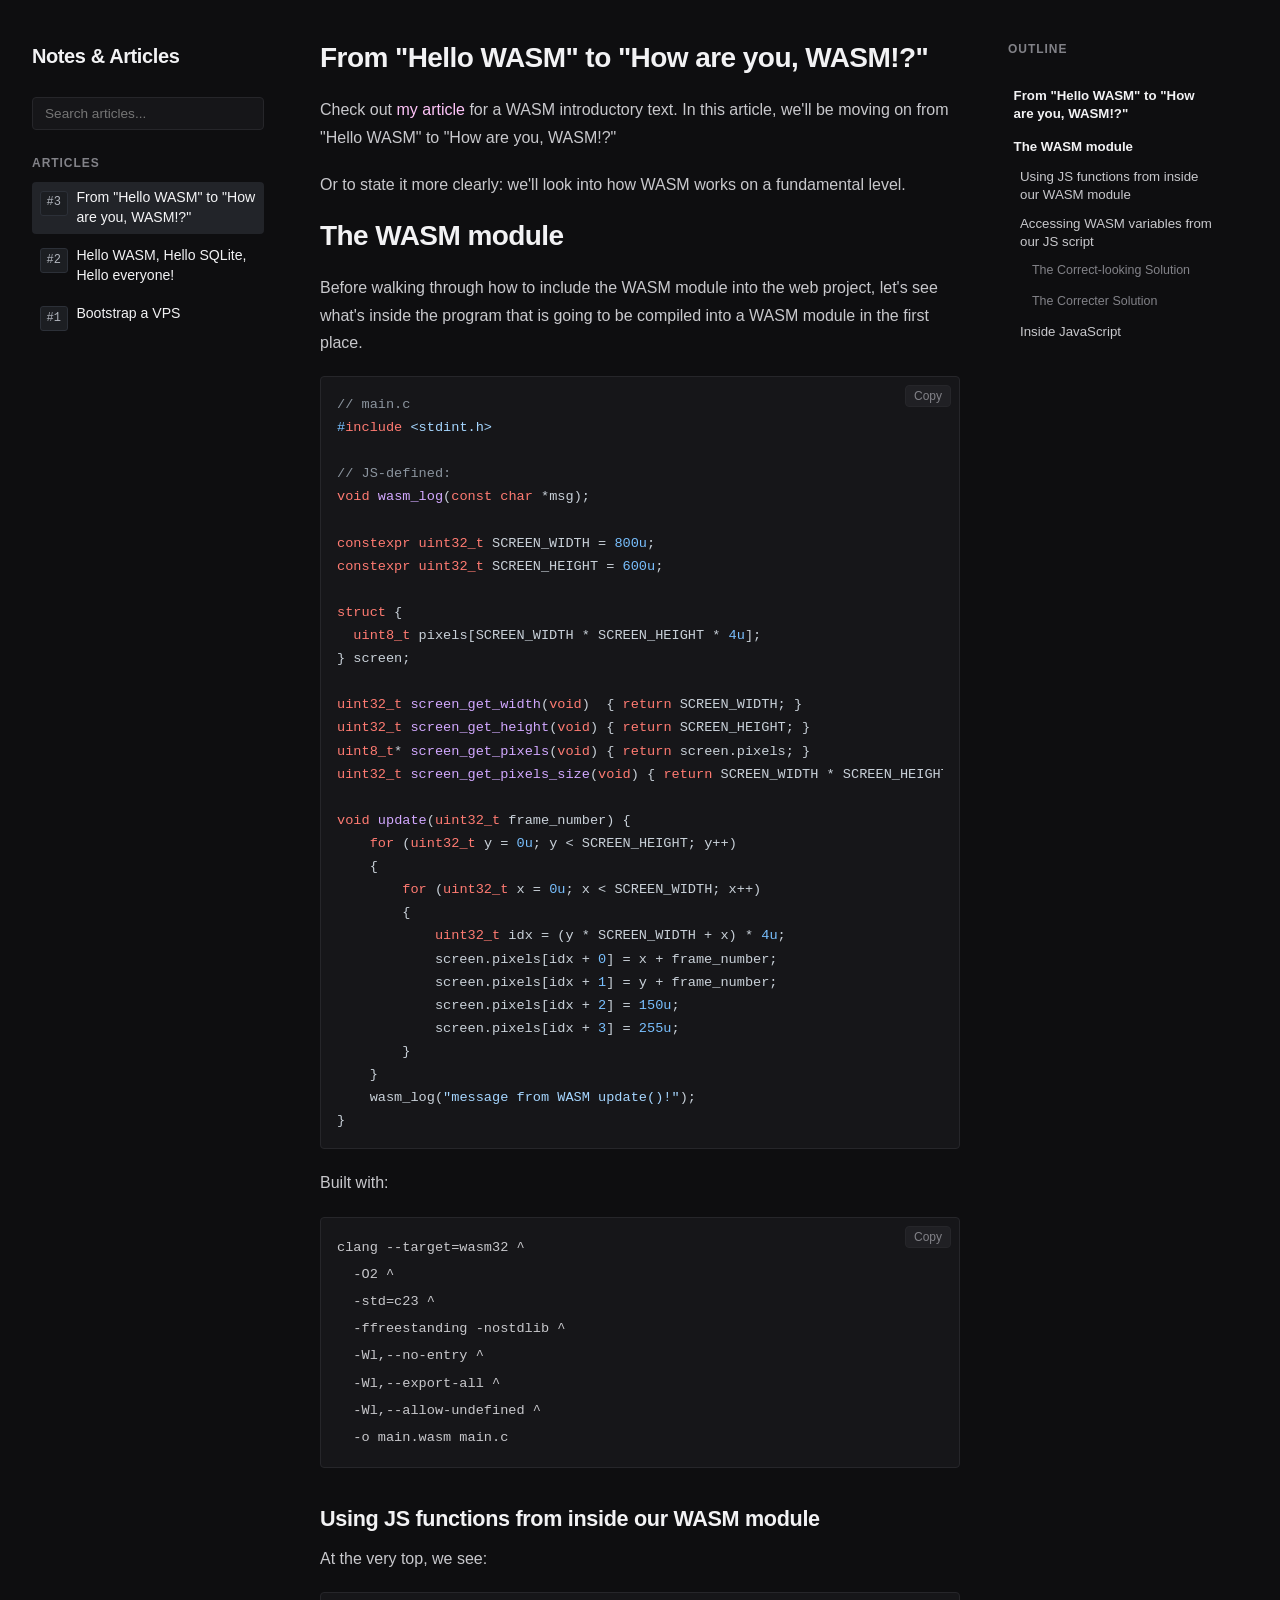
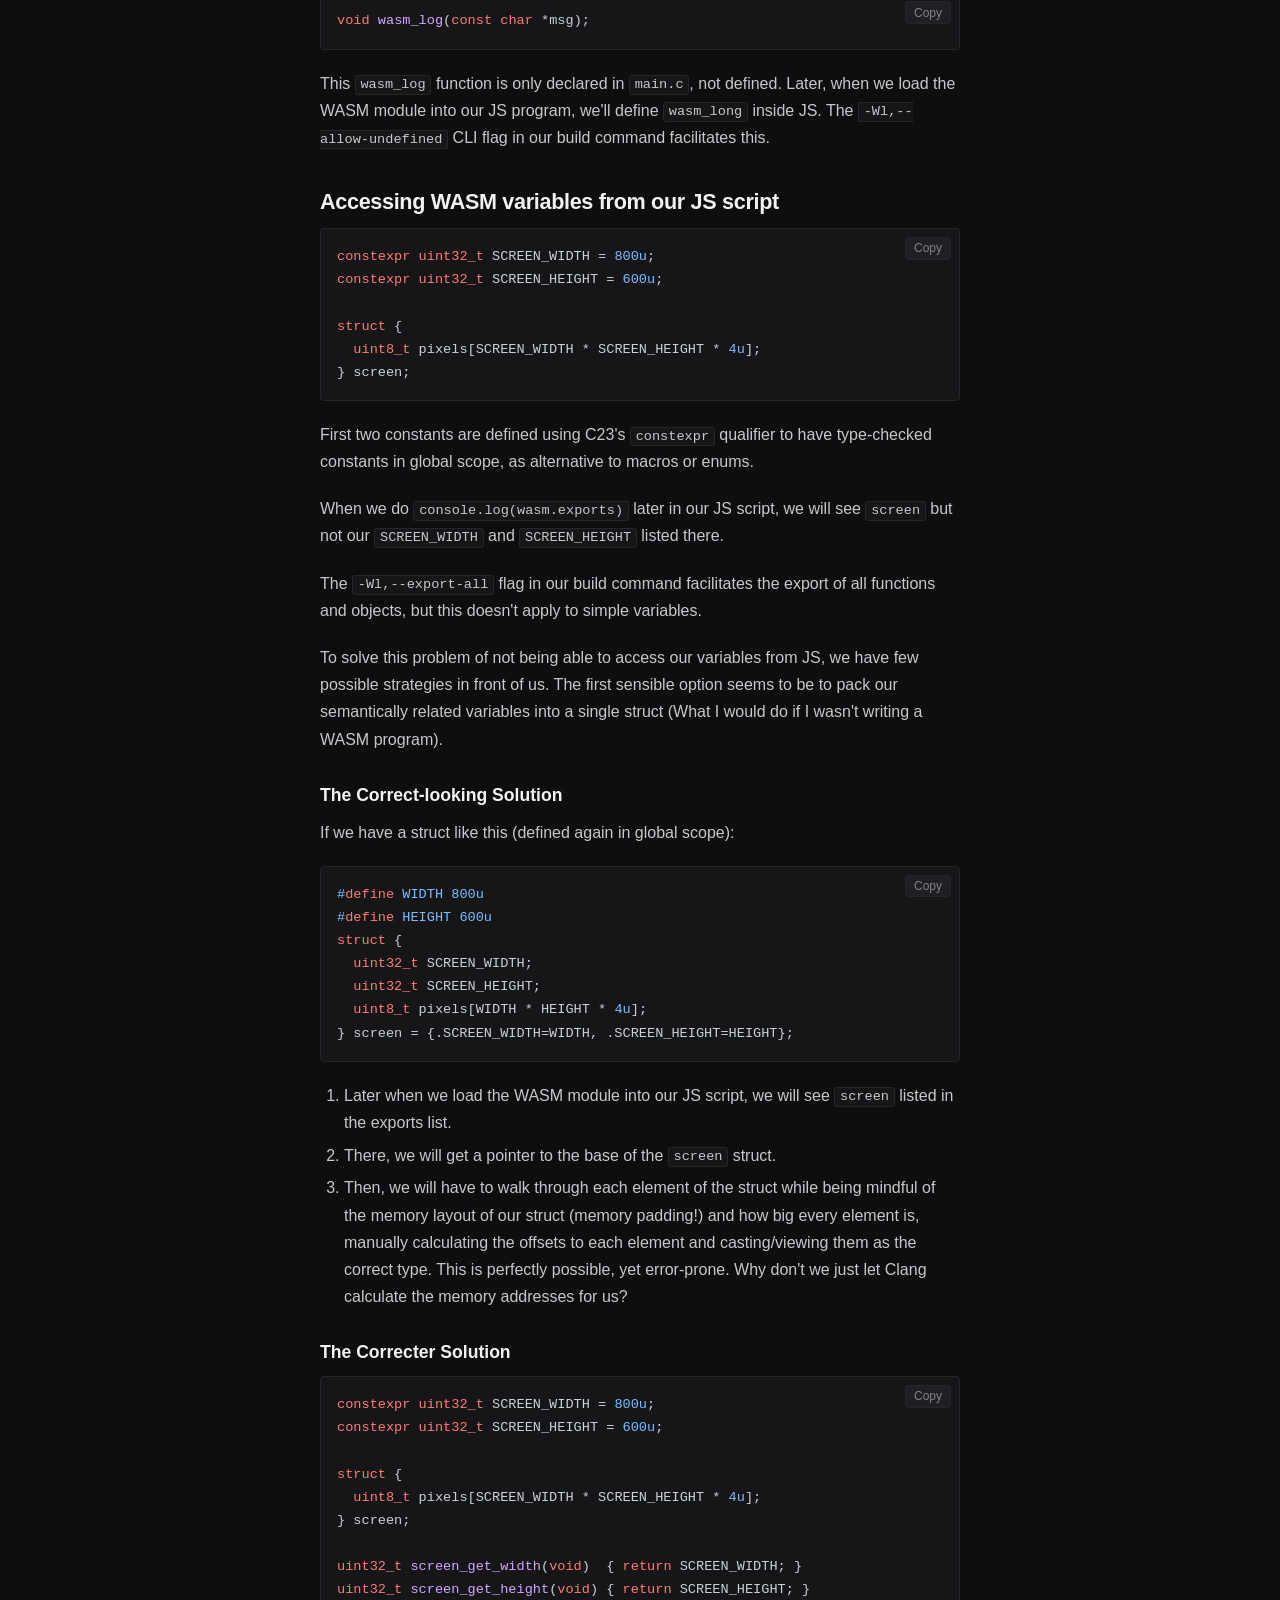
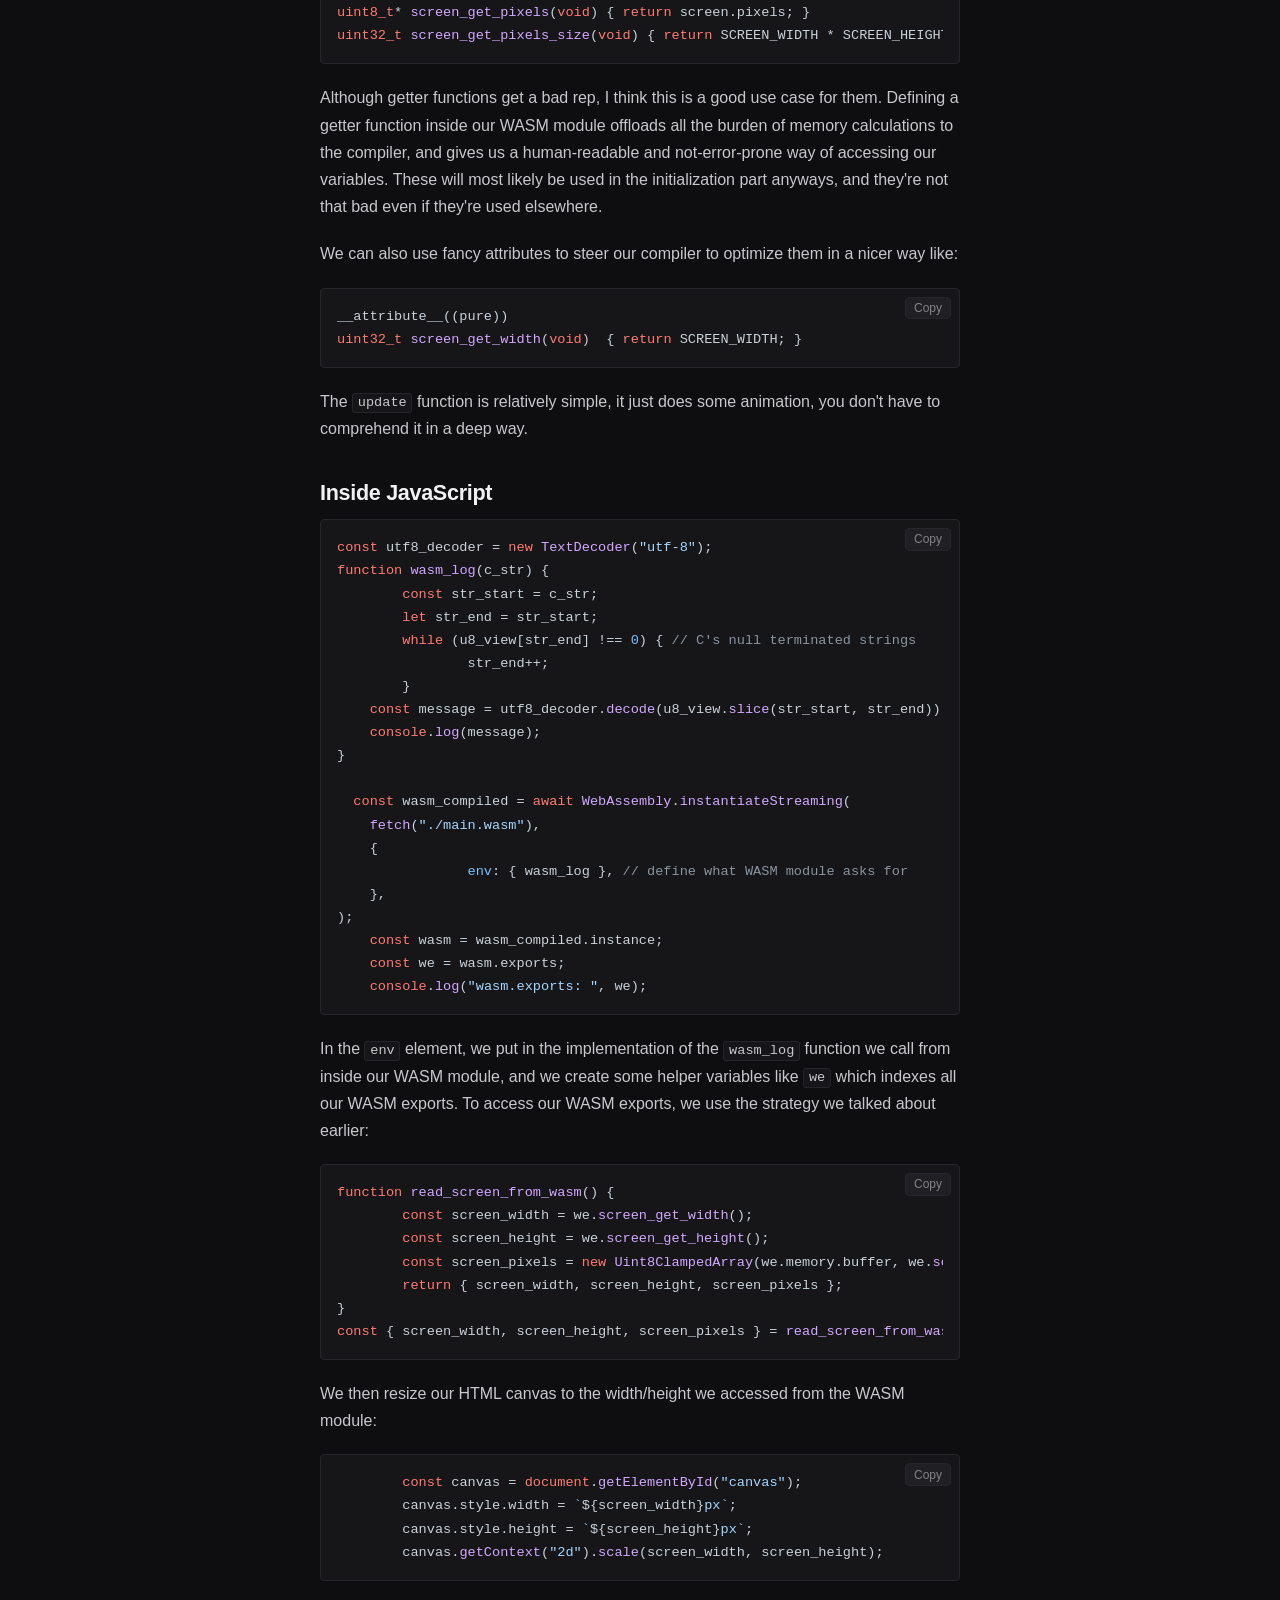
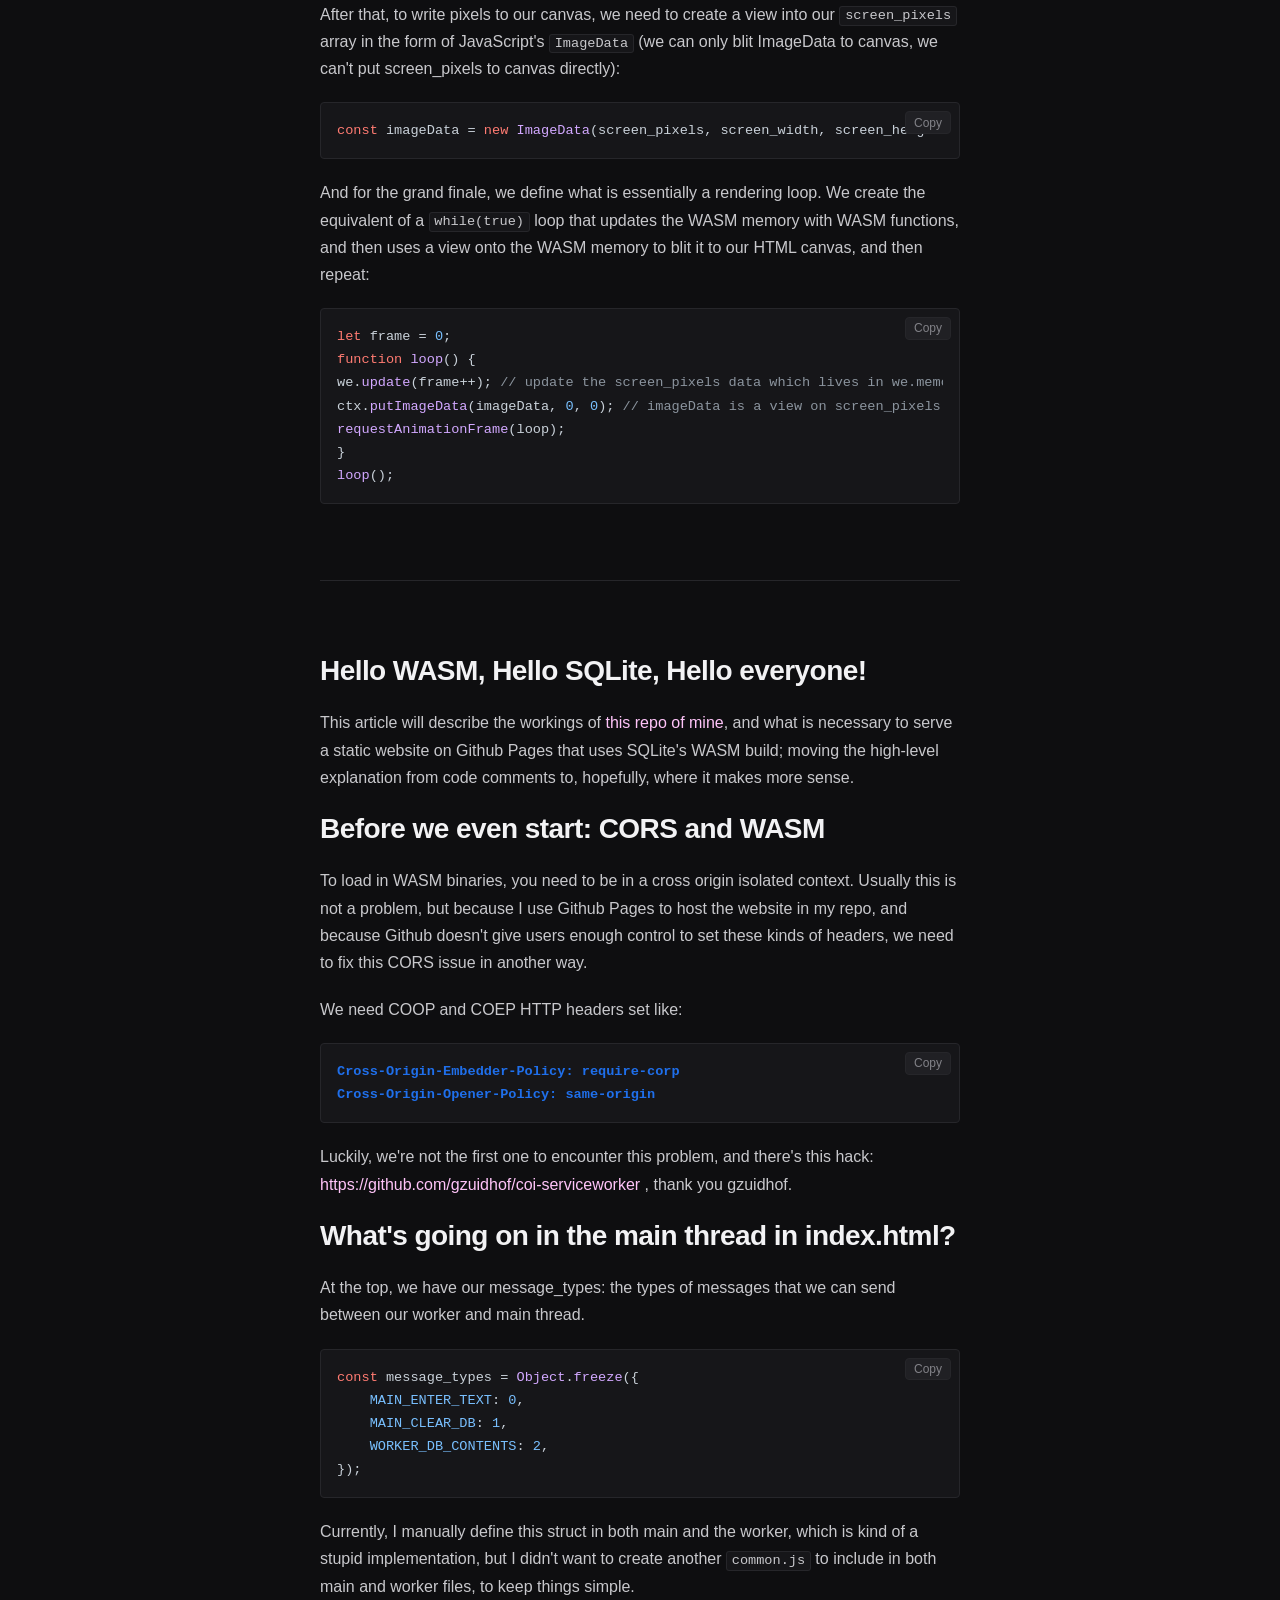
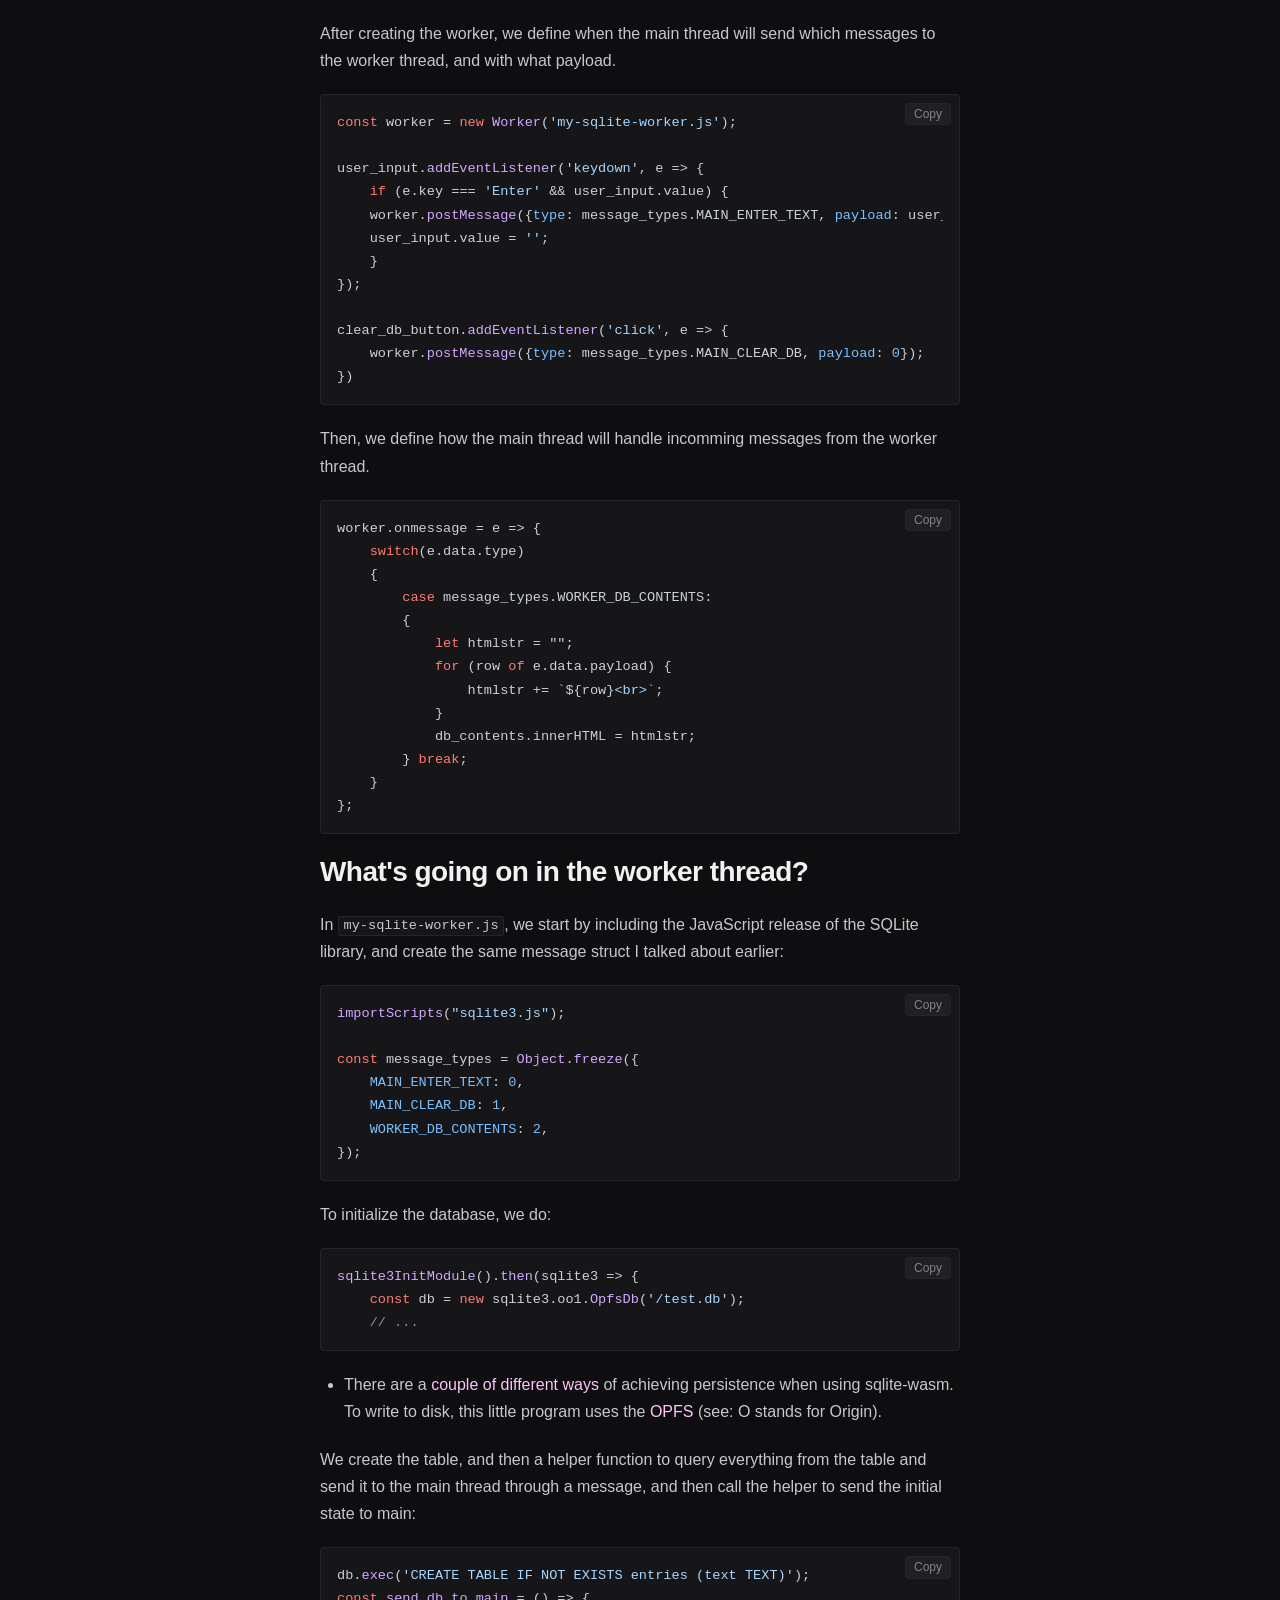
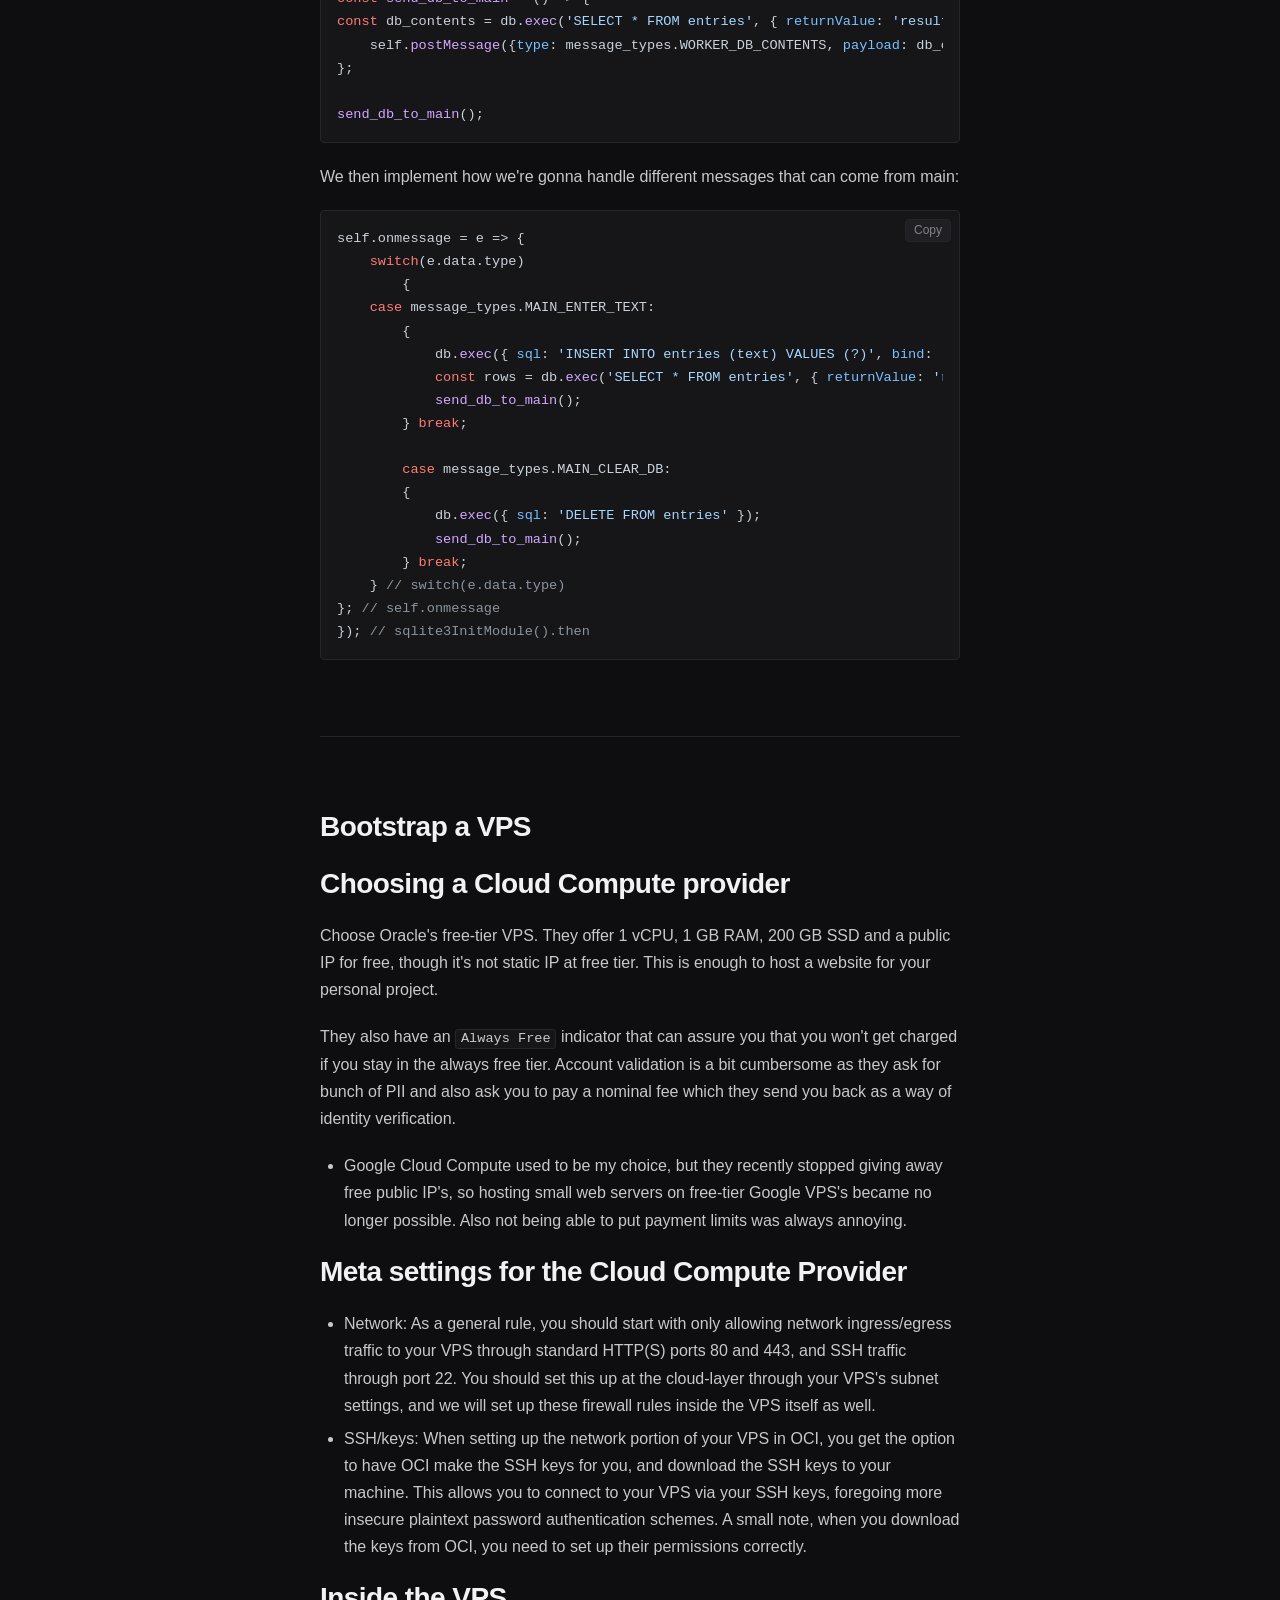
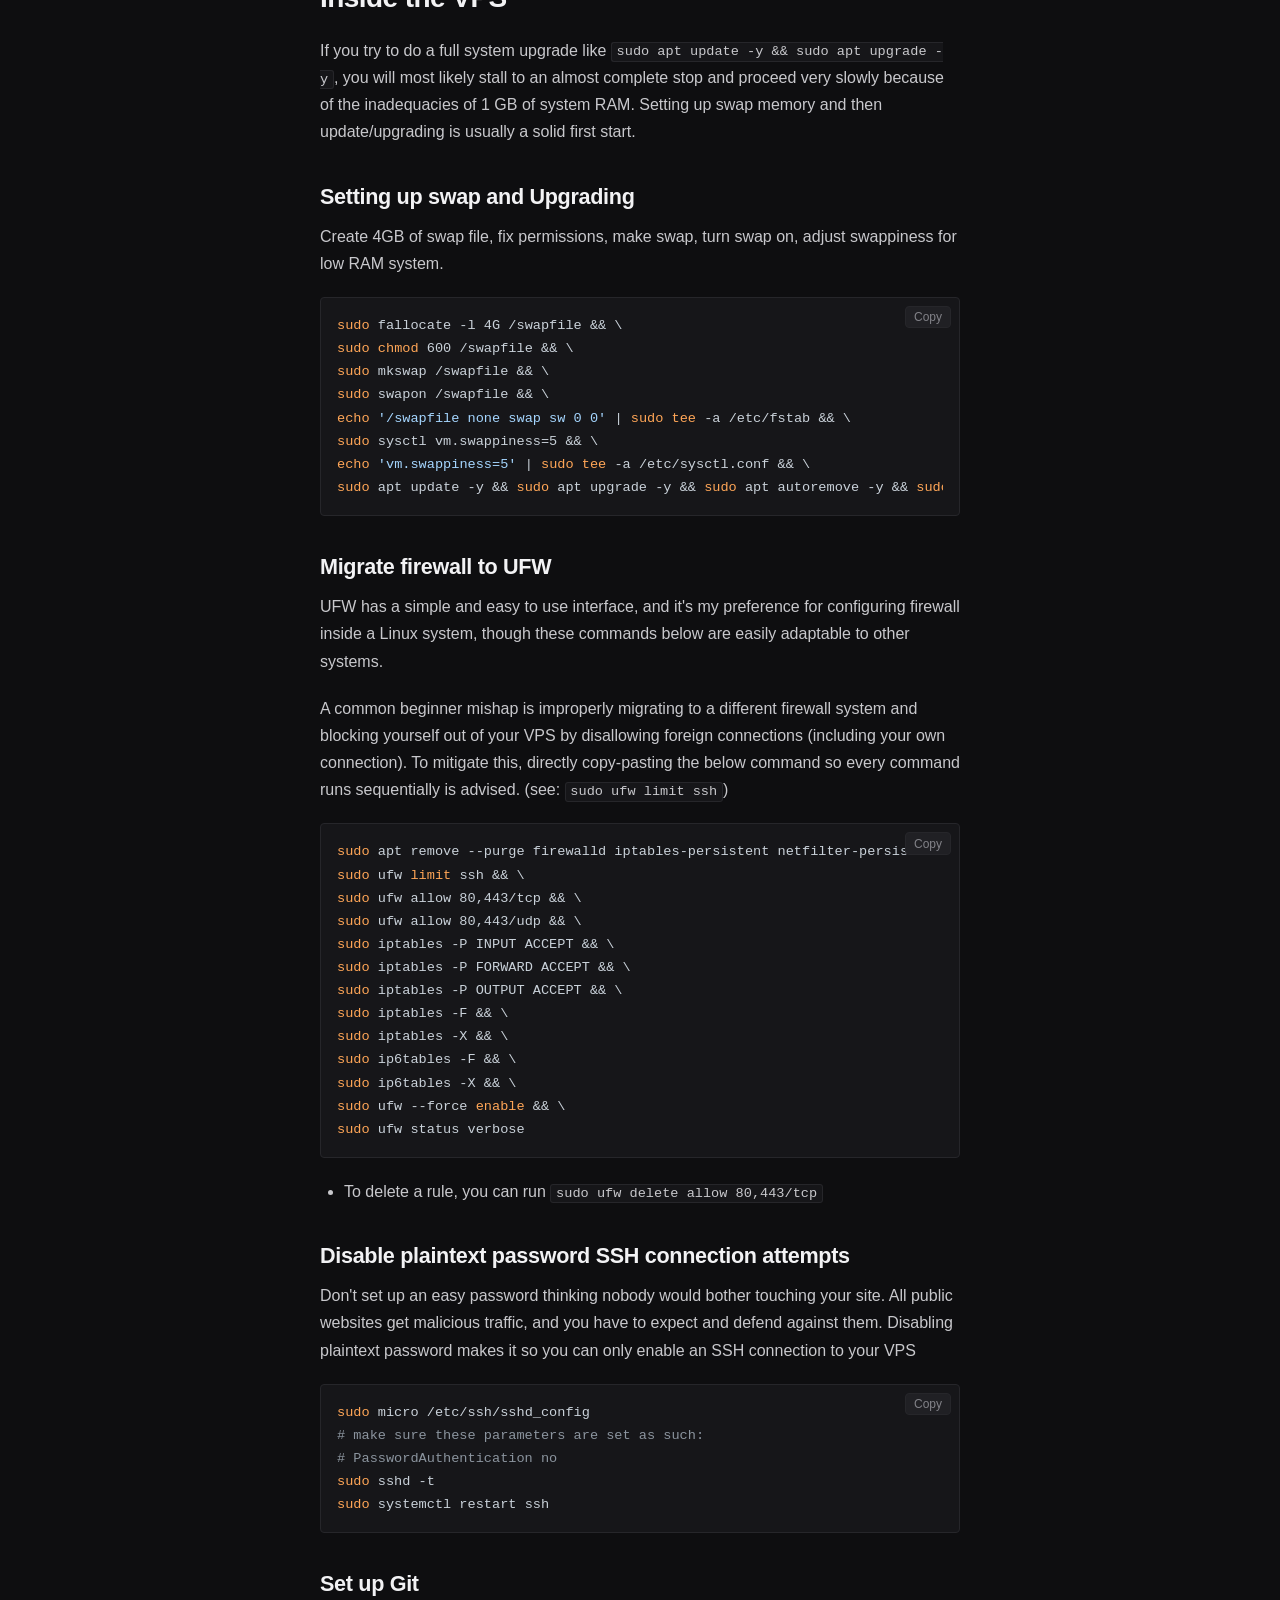
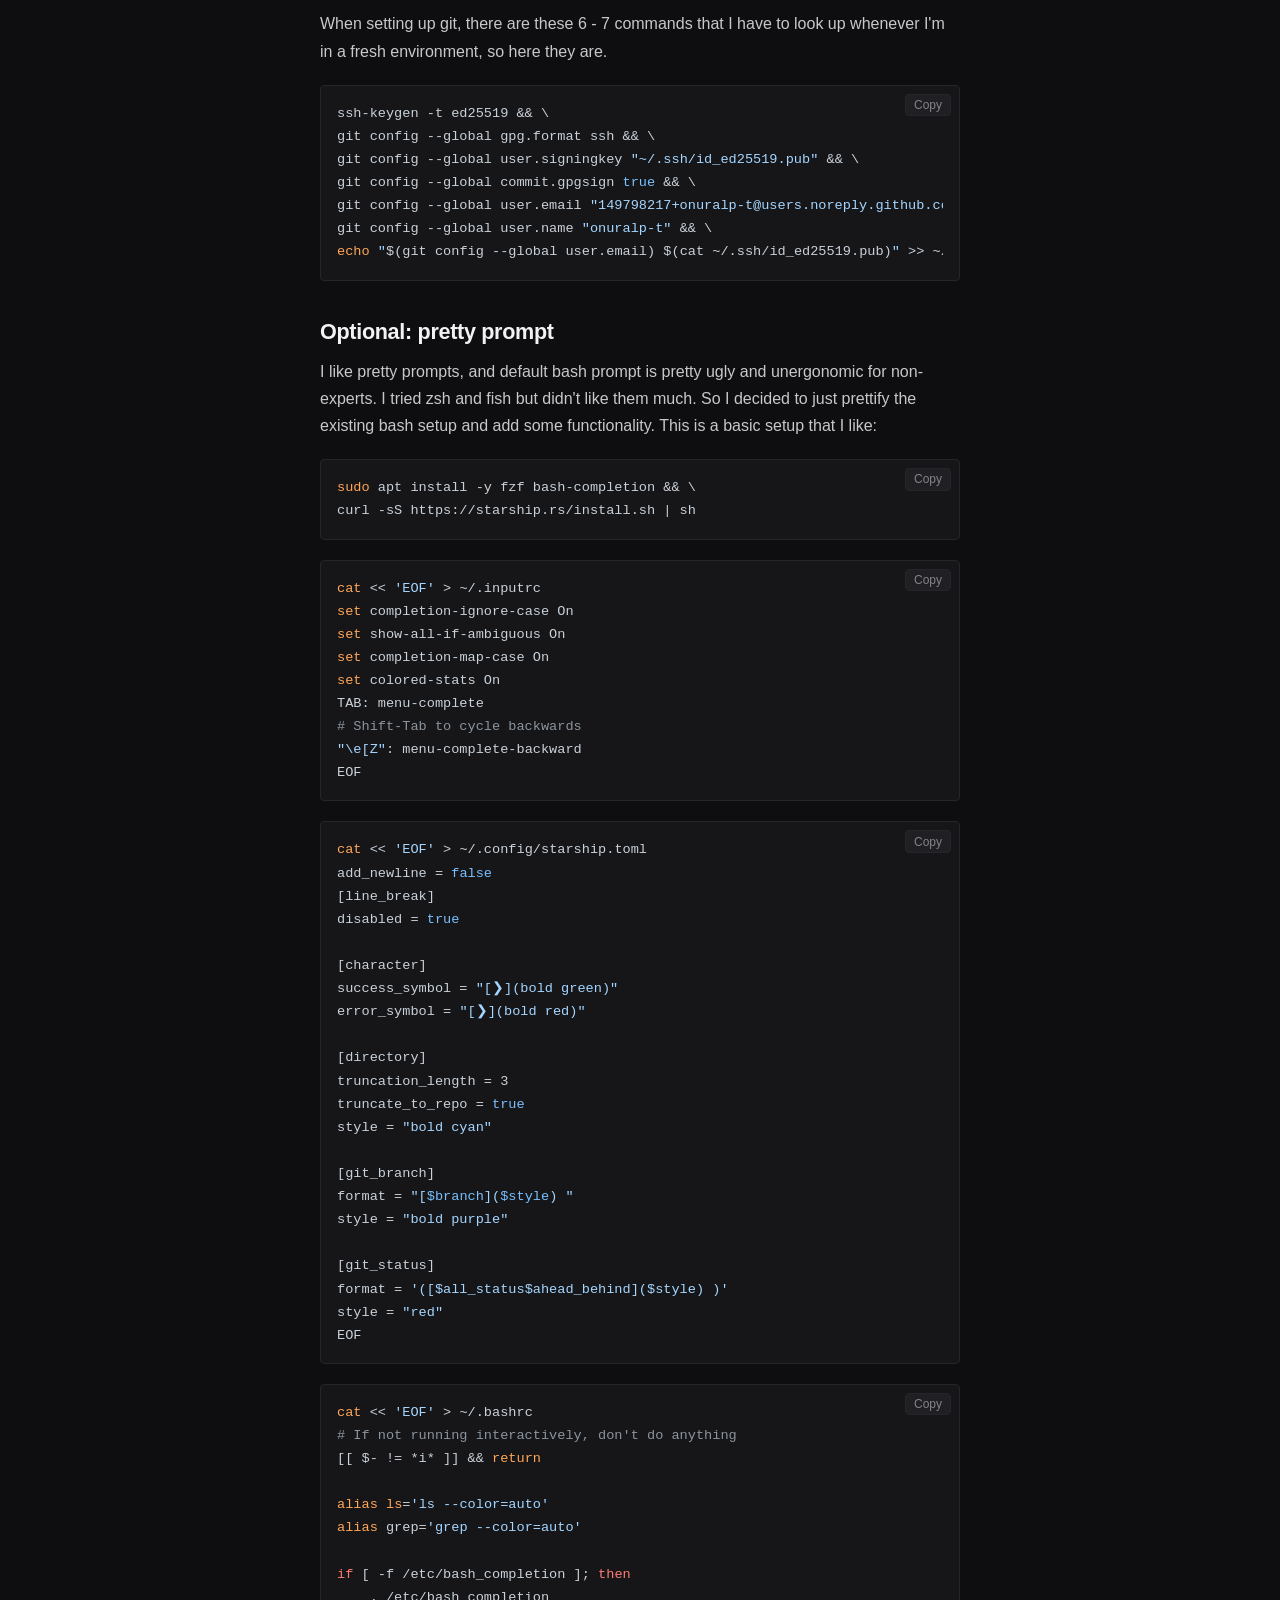
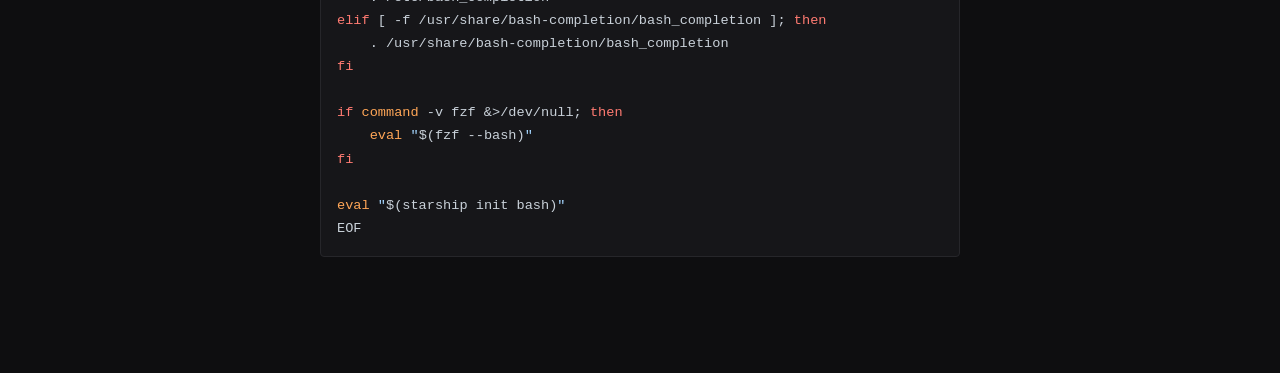
<file: index.html>
<!DOCTYPE html>
<html lang="en">
<head>
  <meta charset="UTF-8">
  <meta name="viewport" content="width=device-width, initial-scale=1.0">
  <link rel="icon" type="image/x-icon" href="./assets/favicon.ico">
  <title>Notes &amp; Articles</title>
  <link rel="stylesheet" href="assets/style.css">
  <link rel="stylesheet" href="assets/highlight-dark.min.css">
  <script src="assets/highlight.min.js"></script>
</head>
<body id="top">
  <div class="layout-container">
    <aside class="sidebar-articles">
      <header>
        <h1 class="site-title">Notes &amp; Articles</h1>
      </header>

      <div>
        <input type="search" id="article-filter" class="filter-input"
               placeholder="Search articles..."
               autocomplete="off"
               oninput="handleSearch(this.value)">
      </div>

      <nav aria-label="Articles">
        <div class="sidebar-heading">Articles</div>
        <ul class="article-list" id="articles-nav">
          <li class="article-list-item active" id="nav-art-3" data-order="3" data-title="From "Hello WASM" to "How are you, WASM!?"">
            <span class="order-badge">#3</span>
            <a class="article-list-link" href="#article-3-how-are-you-wasm" onclick="selectArticle(3)">From "Hello WASM" to "How are you, WASM!?"</a>
          </li>
          <li class="article-list-item" id="nav-art-2" data-order="2" data-title="Hello WASM, Hello SQLite, Hello everyone!">
            <span class="order-badge">#2</span>
            <a class="article-list-link" href="#article-2-hello-wasm" onclick="selectArticle(2)">Hello WASM, Hello SQLite, Hello everyone!</a>
          </li>
          <li class="article-list-item" id="nav-art-1" data-order="1" data-title="Bootstrap a VPS">
            <span class="order-badge">#1</span>
            <a class="article-list-link" href="#article-1-bootstrap-a-vps" onclick="selectArticle(1)">Bootstrap a VPS</a>
          </li>
        </ul>
      </nav>
    </aside>

    <main class="main-stream" id="articles-stream">
      <article class="article-card" id="article-3-how-are-you-wasm" data-order="3" data-title="From "Hello WASM" to "How are you, WASM!?"">
        <div class="article-body">
<h1 id="art-3-from-hello-wasm-to-how-are-you-wasm" class="article-heading"><a class="heading-anchor" href="#art-3-from-hello-wasm-to-how-are-you-wasm" title="Copy link to section" onclick="copyHeadingUrl(event, 'art-3-from-hello-wasm-to-how-are-you-wasm')">&sect;</a>From "Hello WASM" to "How are you, WASM!?"</h1>
<p>Check out <a href="https://onuralp-t.github.io/#article-2-hello-wasm">my article</a> for a WASM introductory text. In this article, we'll be moving on from "Hello WASM" to "How are you, WASM!?"</p>
<p>Or to state it more clearly: we'll look into how WASM works on a fundamental level.</p>
<h1 id="art-3-the-wasm-module" class="article-heading"><a class="heading-anchor" href="#art-3-the-wasm-module" title="Copy link to section" onclick="copyHeadingUrl(event, 'art-3-the-wasm-module')">&sect;</a>The WASM module</h1>
<p>Before walking through how to include the WASM module into the web project, let's see what's inside the program that is going to be compiled into a WASM module in the first place.</p>
<pre><code class="language-c">// main.c
#include &lt;stdint.h&gt;

// JS-defined:
void wasm_log(const char *msg);

constexpr uint32_t SCREEN_WIDTH = 800u;
constexpr uint32_t SCREEN_HEIGHT = 600u;

struct {
  uint8_t pixels[SCREEN_WIDTH * SCREEN_HEIGHT * 4u];
} screen;

uint32_t screen_get_width(void)  { return SCREEN_WIDTH; }
uint32_t screen_get_height(void) { return SCREEN_HEIGHT; }
uint8_t* screen_get_pixels(void) { return screen.pixels; }
uint32_t screen_get_pixels_size(void) { return SCREEN_WIDTH * SCREEN_HEIGHT * 4u; }

void update(uint32_t frame_number) {
    for (uint32_t y = 0u; y &lt; SCREEN_HEIGHT; y++)
    {
        for (uint32_t x = 0u; x &lt; SCREEN_WIDTH; x++)
        {
            uint32_t idx = (y * SCREEN_WIDTH + x) * 4u;
            screen.pixels[idx + 0] = x + frame_number;
            screen.pixels[idx + 1] = y + frame_number;
            screen.pixels[idx + 2] = 150u;
            screen.pixels[idx + 3] = 255u;
        }
    }
    wasm_log("message from WASM update()!");
}
</code></pre>
<p>Built with:</p>
<pre><code class="language-bat">clang --target=wasm32 ^
  -O2 ^
  -std=c23 ^
  -ffreestanding -nostdlib ^
  -Wl,--no-entry ^
  -Wl,--export-all ^
  -Wl,--allow-undefined ^
  -o main.wasm main.c
</code></pre>
<h2 id="art-3-using-js-functions-from-inside-our-wasm-module" class="article-heading"><a class="heading-anchor" href="#art-3-using-js-functions-from-inside-our-wasm-module" title="Copy link to section" onclick="copyHeadingUrl(event, 'art-3-using-js-functions-from-inside-our-wasm-module')">&sect;</a>Using JS functions from inside our WASM module</h2>
<p>At the very top, we see:</p>
<pre><code class="language-c">void wasm_log(const char *msg);
</code></pre>
<p>This <code>wasm_log</code> function is only declared in <code>main.c</code>, not defined. Later, when we load the WASM module into our JS program, we'll define <code>wasm_long</code> inside JS. The <code>-Wl,--allow-undefined</code> CLI flag in our build command facilitates this.</p>
<h2 id="art-3-accessing-wasm-variables-from-our-js-script" class="article-heading"><a class="heading-anchor" href="#art-3-accessing-wasm-variables-from-our-js-script" title="Copy link to section" onclick="copyHeadingUrl(event, 'art-3-accessing-wasm-variables-from-our-js-script')">&sect;</a>Accessing WASM variables from our JS script</h2>
<pre><code class="language-c">constexpr uint32_t SCREEN_WIDTH = 800u;
constexpr uint32_t SCREEN_HEIGHT = 600u;

struct {
  uint8_t pixels[SCREEN_WIDTH * SCREEN_HEIGHT * 4u];
} screen;
</code></pre>
<p>First two constants are defined using C23's <code>constexpr</code> qualifier to have type-checked constants in global scope, as alternative to macros or enums.</p>
<p>When we do <code>console.log(wasm.exports)</code> later in our JS script, we will see <code>screen</code> but not our <code>SCREEN_WIDTH</code> and <code>SCREEN_HEIGHT</code> listed there.</p>
<p>The <code>-Wl,--export-all</code> flag in our build command facilitates the export of all functions and objects, but this doesn't apply to simple variables.</p>
<p>To solve this problem of not being able to access our variables from JS, we have few possible strategies in front of us. The first sensible option seems to be to pack our semantically related variables into a single struct (What I would do if I wasn't writing a WASM program).</p>
<h3 id="art-3-the-correct-looking-solution" class="article-heading"><a class="heading-anchor" href="#art-3-the-correct-looking-solution" title="Copy link to section" onclick="copyHeadingUrl(event, 'art-3-the-correct-looking-solution')">&sect;</a>The Correct-looking Solution</h3>
<p>If we have a struct like this (defined again in global scope):</p>
<pre><code class="language-c">#define WIDTH 800u
#define HEIGHT 600u
struct {
  uint32_t SCREEN_WIDTH;
  uint32_t SCREEN_HEIGHT;
  uint8_t pixels[WIDTH * HEIGHT * 4u];
} screen = {.SCREEN_WIDTH=WIDTH, .SCREEN_HEIGHT=HEIGHT};
</code></pre>
<ol>
<li>Later when we load the WASM module into our JS script, we will see <code>screen</code> listed in the exports list.</li>
<li>There, we will get a pointer to the base of the <code>screen</code> struct.</li>
<li>Then, we will have to walk through each element of the struct while being mindful of the memory layout of our struct (memory padding!) and how big every element is, manually calculating the offsets to each element and casting/viewing them as the correct type.
This is perfectly possible, yet error-prone. Why don't we just let Clang calculate the memory addresses for us?</li>
</ol>
<h3 id="art-3-the-correcter-solution" class="article-heading"><a class="heading-anchor" href="#art-3-the-correcter-solution" title="Copy link to section" onclick="copyHeadingUrl(event, 'art-3-the-correcter-solution')">&sect;</a>The Correcter Solution</h3>
<pre><code class="language-c">constexpr uint32_t SCREEN_WIDTH = 800u;
constexpr uint32_t SCREEN_HEIGHT = 600u;

struct {
  uint8_t pixels[SCREEN_WIDTH * SCREEN_HEIGHT * 4u];
} screen;

uint32_t screen_get_width(void)  { return SCREEN_WIDTH; }
uint32_t screen_get_height(void) { return SCREEN_HEIGHT; }
uint8_t* screen_get_pixels(void) { return screen.pixels; }
uint32_t screen_get_pixels_size(void) { return SCREEN_WIDTH * SCREEN_HEIGHT * 4u; }
</code></pre>
<p>Although getter functions get a bad rep, I think this is a good use case for them. Defining a getter function inside our WASM module offloads all the burden of memory calculations to the compiler, and gives us a human-readable and not-error-prone way of accessing our variables. These will most likely be used in the initialization part anyways, and they're not that bad even if they're used elsewhere.</p>
<p>We can also use fancy attributes to steer our compiler to optimize them in a nicer way like:</p>
<pre><code class="language-c">__attribute__((pure))
uint32_t screen_get_width(void)  { return SCREEN_WIDTH; }
</code></pre>
<p>The <code>update</code> function is relatively simple, it just does some animation, you don't have to comprehend it in a deep way.</p>
<h2 id="art-3-inside-javascript" class="article-heading"><a class="heading-anchor" href="#art-3-inside-javascript" title="Copy link to section" onclick="copyHeadingUrl(event, 'art-3-inside-javascript')">&sect;</a>Inside JavaScript</h2>
<pre><code class="language-js">const utf8_decoder = new TextDecoder("utf-8");
function wasm_log(c_str) {
	const str_start = c_str;
	let str_end = str_start;
	while (u8_view[str_end] !== 0) { // C's null terminated strings
		str_end++;
	}
    const message = utf8_decoder.decode(u8_view.slice(str_start, str_end));
    console.log(message);
}
  
  const wasm_compiled = await WebAssembly.instantiateStreaming(
    fetch("./main.wasm"),
    {
		env: { wasm_log }, // define what WASM module asks for
    },
);
    const wasm = wasm_compiled.instance;
    const we = wasm.exports;
    console.log("wasm.exports: ", we);
</code></pre>
<p>In the <code>env</code> element, we put in the implementation of the <code>wasm_log</code> function we call from inside our WASM module, and we create some helper variables like <code>we</code> which indexes all our WASM exports. To access our WASM exports, we use the strategy we talked about earlier:</p>
<pre><code class="language-js">function read_screen_from_wasm() {
	const screen_width = we.screen_get_width();
	const screen_height = we.screen_get_height();
	const screen_pixels = new Uint8ClampedArray(we.memory.buffer, we.screen_get_pixels(), screen_width * screen_height * 4);
	return { screen_width, screen_height, screen_pixels };
}
const { screen_width, screen_height, screen_pixels } = read_screen_from_wasm(we.screen);
</code></pre>
<p>We then resize our HTML canvas to the width/height we accessed from the WASM module:</p>
<pre><code class="language-js">	const canvas = document.getElementById("canvas");
	canvas.style.width = `${screen_width}px`;
	canvas.style.height = `${screen_height}px`;
	canvas.getContext("2d").scale(screen_width, screen_height);
</code></pre>
<p>After that, to write pixels to our canvas, we need to create a view into our <code>screen_pixels</code> array in the form of JavaScript's <code>ImageData</code> (we can only blit ImageData to canvas, we can't put screen_pixels to canvas directly):</p>
<pre><code class="language-js">const imageData = new ImageData(screen_pixels, screen_width, screen_height);
</code></pre>
<p>And for the grand finale, we define what is essentially a rendering loop. We create the equivalent of a <code>while(true)</code> loop that updates the WASM memory with WASM functions, and then uses a view onto the WASM memory to blit it to our HTML canvas, and then repeat:</p>
<pre><code class="language-js">let frame = 0;
function loop() {
we.update(frame++); // update the screen_pixels data which lives in we.memory.buffer
ctx.putImageData(imageData, 0, 0); // imageData is a view on screen_pixels which is in we.memory.buffer
requestAnimationFrame(loop);
}
loop();
</code></pre>

        </div>
      </article>

      <article class="article-card" id="article-2-hello-wasm" data-order="2" data-title="Hello WASM, Hello SQLite, Hello everyone!">
        <div class="article-body">
<h1 id="art-2-hello-wasm-hello-sqlite-hello-everyone" class="article-heading"><a class="heading-anchor" href="#art-2-hello-wasm-hello-sqlite-hello-everyone" title="Copy link to section" onclick="copyHeadingUrl(event, 'art-2-hello-wasm-hello-sqlite-hello-everyone')">&sect;</a>Hello WASM, Hello SQLite, Hello everyone!</h1>
<p>This article will describe the workings of <a href="https://github.com/onuralp-t/hello-sqlite-wasm">this repo of mine</a>, and what is necessary to serve a static website on Github Pages that uses SQLite's WASM build; moving the high-level explanation from code comments to, hopefully, where it makes more sense.</p>
<h1 id="art-2-before-we-even-start-cors-and-wasm" class="article-heading"><a class="heading-anchor" href="#art-2-before-we-even-start-cors-and-wasm" title="Copy link to section" onclick="copyHeadingUrl(event, 'art-2-before-we-even-start-cors-and-wasm')">&sect;</a>Before we even start: CORS and WASM</h1>
<p>To load in WASM binaries, you need to be in a cross origin isolated context. Usually this is not a problem, but because I use Github Pages to host the website in my repo, and because Github doesn't give users enough control to set these kinds of headers, we need to fix this CORS issue in another way.</p>
<p>We need COOP and COEP HTTP headers set like:</p>
<pre><code>Cross-Origin-Embedder-Policy: require-corp
Cross-Origin-Opener-Policy: same-origin
</code></pre>
<p>Luckily, we're not the first one to encounter this problem, and there's this hack: <a href="https://github.com/gzuidhof/coi-serviceworker">https://github.com/gzuidhof/coi-serviceworker</a> , thank you gzuidhof.</p>
<h1 id="art-2-whats-going-on-in-the-main-thread-in-indexhtml" class="article-heading"><a class="heading-anchor" href="#art-2-whats-going-on-in-the-main-thread-in-indexhtml" title="Copy link to section" onclick="copyHeadingUrl(event, 'art-2-whats-going-on-in-the-main-thread-in-indexhtml')">&sect;</a>What's going on in the main thread in index.html?</h1>
<p>At the top, we have our message_types: the types of messages that we can send between our worker and main thread.</p>
<pre><code class="language-js">const message_types = Object.freeze({
    MAIN_ENTER_TEXT: 0,
    MAIN_CLEAR_DB: 1,
    WORKER_DB_CONTENTS: 2,
});
</code></pre>
<p>Currently, I manually define this struct in both main and the worker, which is kind of a stupid implementation, but I didn't want to create another <code>common.js</code> to include in both main and worker files, to keep things simple.</p>
<p>After creating the worker, we define when the main thread will send which messages to the worker thread, and with what payload.</p>
<pre><code class="language-js">const worker = new Worker('my-sqlite-worker.js');

user_input.addEventListener('keydown', e =&gt; {
    if (e.key === 'Enter' &amp;&amp; user_input.value) {
    worker.postMessage({type: message_types.MAIN_ENTER_TEXT, payload: user_input.value});
    user_input.value = '';
    }
});

clear_db_button.addEventListener('click', e =&gt; {
    worker.postMessage({type: message_types.MAIN_CLEAR_DB, payload: 0});
})
</code></pre>
<p>Then, we define how the main thread will handle incomming messages from the worker thread.</p>
<pre><code class="language-js">worker.onmessage = e =&gt; {
    switch(e.data.type)
    {
        case message_types.WORKER_DB_CONTENTS:
        {
            let htmlstr = "";
            for (row of e.data.payload) {
                htmlstr += `${row}&lt;br&gt;`;
            }
            db_contents.innerHTML = htmlstr;
        } break;
    }
};
</code></pre>
<h1 id="art-2-whats-going-on-in-the-worker-thread" class="article-heading"><a class="heading-anchor" href="#art-2-whats-going-on-in-the-worker-thread" title="Copy link to section" onclick="copyHeadingUrl(event, 'art-2-whats-going-on-in-the-worker-thread')">&sect;</a>What's going on in the worker thread?</h1>
<p>In <code>my-sqlite-worker.js</code>, we start by including the JavaScript release of the SQLite library, and create the same message struct I talked about earlier:</p>
<pre><code class="language-js">importScripts("sqlite3.js");

const message_types = Object.freeze({
    MAIN_ENTER_TEXT: 0,
    MAIN_CLEAR_DB: 1,
    WORKER_DB_CONTENTS: 2,
});
</code></pre>
<p>To initialize the database, we do:</p>
<pre><code class="language-js">sqlite3InitModule().then(sqlite3 =&gt; {
    const db = new sqlite3.oo1.OpfsDb('/test.db');
    // ...
</code></pre>
<ul>
<li>There are a <a href="https://sqlite.org/wasm/doc/trunk/persistence.md">couple of different ways</a> of achieving persistence when using sqlite-wasm. To write to disk, this little program uses the <a href="https://developer.mozilla.org/en-US/docs/Web/API/File_System_API/Origin_private_file_system">OPFS</a> (see: O stands for Origin).</li>
</ul>
<p>We create the table, and then a helper function to query everything from the table and send it to the main thread through a message, and then call the helper to send the initial state to main:</p>
<pre><code class="language-js">db.exec('CREATE TABLE IF NOT EXISTS entries (text TEXT)');
const send_db_to_main = () =&gt; {
const db_contents = db.exec('SELECT * FROM entries', { returnValue: 'resultRows' });
    self.postMessage({type: message_types.WORKER_DB_CONTENTS, payload: db_contents});
};
    
send_db_to_main();
</code></pre>
<p>We then implement how we're gonna handle different messages that can come from main:</p>
<pre><code class="language-js">self.onmessage = e =&gt; {
    switch(e.data.type)
	{
    case message_types.MAIN_ENTER_TEXT:
        {
            db.exec({ sql: 'INSERT INTO entries (text) VALUES (?)', bind: [e.data.payload] });
            const rows = db.exec('SELECT * FROM entries', { returnValue: 'resultRows' });
            send_db_to_main();
        } break;

        case message_types.MAIN_CLEAR_DB:
        {
            db.exec({ sql: 'DELETE FROM entries' });
            send_db_to_main();
        } break;
    } // switch(e.data.type)
}; // self.onmessage
}); // sqlite3InitModule().then
</code></pre>

        </div>
      </article>

      <article class="article-card" id="article-1-bootstrap-a-vps" data-order="1" data-title="Bootstrap a VPS">
        <div class="article-body">
<h1 id="art-1-bootstrap-a-vps" class="article-heading"><a class="heading-anchor" href="#art-1-bootstrap-a-vps" title="Copy link to section" onclick="copyHeadingUrl(event, 'art-1-bootstrap-a-vps')">&sect;</a>Bootstrap a VPS</h1>
<h1 id="art-1-choosing-a-cloud-compute-provider" class="article-heading"><a class="heading-anchor" href="#art-1-choosing-a-cloud-compute-provider" title="Copy link to section" onclick="copyHeadingUrl(event, 'art-1-choosing-a-cloud-compute-provider')">&sect;</a>Choosing a Cloud Compute provider</h1>
<p>Choose Oracle's free-tier VPS. They offer 1 vCPU, 1 GB RAM, 200 GB SSD and a public IP for free, though it's not static IP at free tier. This is enough to host a website for your personal project.</p>
<p>They also have an <code>Always Free</code> indicator that can assure you that you won't get charged if you stay in the always free tier. Account validation is a bit cumbersome as they ask for bunch of PII and also ask you to pay a nominal fee which they send you back as a way of identity verification.</p>
<ul>
<li>Google Cloud Compute used to be my choice, but they recently stopped giving away free public IP's, so hosting small web servers on free-tier Google VPS's became no longer possible. Also not being able to put payment limits was always annoying.</li>
</ul>
<h1 id="art-1-meta-settings-for-the-cloud-compute-provider" class="article-heading"><a class="heading-anchor" href="#art-1-meta-settings-for-the-cloud-compute-provider" title="Copy link to section" onclick="copyHeadingUrl(event, 'art-1-meta-settings-for-the-cloud-compute-provider')">&sect;</a>Meta settings for the Cloud Compute Provider</h1>
<ul>
<li>Network: As a general rule, you should start with only allowing network ingress/egress traffic to your VPS through standard HTTP(S) ports 80 and 443, and SSH traffic through port 22. You should set this up at the cloud-layer through your VPS's subnet settings, and we will set up these firewall rules inside the VPS itself as well.</li>
<li>SSH/keys: When setting up the network portion of your VPS in OCI, you get the option to have OCI make the SSH keys for you, and download the SSH keys to your machine. This allows you to connect to your VPS via your SSH keys, foregoing more insecure plaintext password authentication schemes. A small note, when you download the keys from OCI, you need to set up their permissions correctly.</li>
</ul>
<h1 id="art-1-inside-the-vps" class="article-heading"><a class="heading-anchor" href="#art-1-inside-the-vps" title="Copy link to section" onclick="copyHeadingUrl(event, 'art-1-inside-the-vps')">&sect;</a>Inside the VPS</h1>
<p>If you try to do a full system upgrade like <code>sudo apt update -y &amp;&amp; sudo apt upgrade -y</code>, you will most likely stall to an almost complete stop and proceed very slowly because of the inadequacies of 1 GB of system RAM. Setting up swap memory and then update/upgrading is usually a solid first start.</p>
<h2 id="art-1-setting-up-swap-and-upgrading" class="article-heading"><a class="heading-anchor" href="#art-1-setting-up-swap-and-upgrading" title="Copy link to section" onclick="copyHeadingUrl(event, 'art-1-setting-up-swap-and-upgrading')">&sect;</a>Setting up swap and Upgrading</h2>
<p>Create 4GB of swap file, fix permissions, make swap, turn swap on, adjust swappiness for low RAM system.</p>
<pre><code class="language-sh">sudo fallocate -l 4G /swapfile &amp;&amp; \
sudo chmod 600 /swapfile &amp;&amp; \
sudo mkswap /swapfile &amp;&amp; \
sudo swapon /swapfile &amp;&amp; \
echo '/swapfile none swap sw 0 0' | sudo tee -a /etc/fstab &amp;&amp; \
sudo sysctl vm.swappiness=5 &amp;&amp; \
echo 'vm.swappiness=5' | sudo tee -a /etc/sysctl.conf &amp;&amp; \
sudo apt update -y &amp;&amp; sudo apt upgrade -y &amp;&amp; sudo apt autoremove -y &amp;&amp; sudo apt install build-essential git micro ufw -y
</code></pre>
<h2 id="art-1-migrate-firewall-to-ufw" class="article-heading"><a class="heading-anchor" href="#art-1-migrate-firewall-to-ufw" title="Copy link to section" onclick="copyHeadingUrl(event, 'art-1-migrate-firewall-to-ufw')">&sect;</a>Migrate firewall to UFW</h2>
<p>UFW has a simple and easy to use interface, and it's my preference for configuring firewall inside a Linux system, though these commands below are easily adaptable to other systems.</p>
<p>A common beginner mishap is improperly migrating to a different firewall system and blocking yourself out of your VPS by disallowing foreign connections (including your own connection). To mitigate this, directly copy-pasting the below command so every command runs sequentially is advised. (see: <code>sudo ufw limit ssh</code>)</p>
<pre><code class="language-sh">sudo apt remove --purge firewalld iptables-persistent netfilter-persistent -y &amp;&amp; \
sudo ufw limit ssh &amp;&amp; \
sudo ufw allow 80,443/tcp &amp;&amp; \
sudo ufw allow 80,443/udp &amp;&amp; \
sudo iptables -P INPUT ACCEPT &amp;&amp; \
sudo iptables -P FORWARD ACCEPT &amp;&amp; \
sudo iptables -P OUTPUT ACCEPT &amp;&amp; \
sudo iptables -F &amp;&amp; \
sudo iptables -X &amp;&amp; \
sudo ip6tables -F &amp;&amp; \
sudo ip6tables -X &amp;&amp; \
sudo ufw --force enable &amp;&amp; \
sudo ufw status verbose
</code></pre>
<ul>
<li>To delete a rule, you can run <code>sudo ufw delete allow 80,443/tcp</code></li>
</ul>
<h2 id="art-1-disable-plaintext-password-ssh-connection-attempts" class="article-heading"><a class="heading-anchor" href="#art-1-disable-plaintext-password-ssh-connection-attempts" title="Copy link to section" onclick="copyHeadingUrl(event, 'art-1-disable-plaintext-password-ssh-connection-attempts')">&sect;</a>Disable plaintext password SSH connection attempts</h2>
<p>Don't set up an easy password thinking nobody would bother touching your site. All public websites get malicious traffic, and you have to expect and defend against them. Disabling plaintext password makes it so you can only enable an SSH connection to your VPS</p>
<pre><code class="language-sh">sudo micro /etc/ssh/sshd_config
# make sure these parameters are set as such:
# PasswordAuthentication no
sudo sshd -t
sudo systemctl restart ssh
</code></pre>
<h2 id="art-1-set-up-git" class="article-heading"><a class="heading-anchor" href="#art-1-set-up-git" title="Copy link to section" onclick="copyHeadingUrl(event, 'art-1-set-up-git')">&sect;</a>Set up Git</h2>
<p>When setting up git, there are these 6 - 7 commands that I have to look up whenever I'm in a fresh environment, so here they are.</p>
<pre><code class="language-sh">ssh-keygen -t ed25519 &amp;&amp; \
git config --global gpg.format ssh &amp;&amp; \
git config --global user.signingkey "~/.ssh/id_ed25519.pub" &amp;&amp; \
git config --global commit.gpgsign true &amp;&amp; \
git config --global user.email "149798217+onuralp-t@users.noreply.github.com" &amp;&amp; \
git config --global user.name "onuralp-t" &amp;&amp; \
echo "$(git config --global user.email) $(cat ~/.ssh/id_ed25519.pub)" &gt;&gt; ~/.ssh/allowed_signers
</code></pre>
<h2 id="art-1-optional-pretty-prompt" class="article-heading"><a class="heading-anchor" href="#art-1-optional-pretty-prompt" title="Copy link to section" onclick="copyHeadingUrl(event, 'art-1-optional-pretty-prompt')">&sect;</a>Optional: pretty prompt</h2>
<p>I like pretty prompts, and default bash prompt is pretty ugly and unergonomic for non-experts. I tried zsh and fish but didn't like them much. So I decided to just prettify the existing bash setup and add some functionality. This is a basic setup that I like:</p>
<pre><code class="language-sh">sudo apt install -y fzf bash-completion &amp;&amp; \
curl -sS https://starship.rs/install.sh | sh
</code></pre>
<pre><code class="language-sh">cat &lt;&lt; 'EOF' &gt; ~/.inputrc
set completion-ignore-case On
set show-all-if-ambiguous On
set completion-map-case On
set colored-stats On
TAB: menu-complete
# Shift-Tab to cycle backwards
"\e[Z": menu-complete-backward
EOF
</code></pre>
<pre><code class="language-sh">cat &lt;&lt; 'EOF' &gt; ~/.config/starship.toml
add_newline = false
[line_break]
disabled = true

[character]
success_symbol = "[❯](bold green)"
error_symbol = "[❯](bold red)"

[directory]
truncation_length = 3
truncate_to_repo = true
style = "bold cyan"

[git_branch]
format = "[$branch]($style) "
style = "bold purple"

[git_status]
format = '([$all_status$ahead_behind]($style) )'
style = "red"
EOF
</code></pre>
<pre><code class="language-sh">cat &lt;&lt; 'EOF' &gt; ~/.bashrc
# If not running interactively, don't do anything
[[ $- != *i* ]] &amp;&amp; return

alias ls='ls --color=auto'
alias grep='grep --color=auto'

if [ -f /etc/bash_completion ]; then
    . /etc/bash_completion
elif [ -f /usr/share/bash-completion/bash_completion ]; then
    . /usr/share/bash-completion/bash_completion
fi

if command -v fzf &amp;&gt;/dev/null; then
    eval "$(fzf --bash)"
fi

eval "$(starship init bash)"
EOF
</code></pre>

        </div>
      </article>

    </main>

    <aside class="sidebar-outline">
      <div class="sidebar-heading">Outline</div>
      <div class="outline-container" id="outline-container">
        <div class="article-outline-block active" id="outline-art-3">
          <div class="outline-item level-1">
            <a class="outline-link" href="#art-3-from-hello-wasm-to-how-are-you-wasm">From "Hello WASM" to "How are you, WASM!?"</a>
            <button class="outline-copy-btn" onclick="copyHeadingUrl(event, 'art-3-from-hello-wasm-to-how-are-you-wasm')" title="Copy link to section">&#x2398;</button>
          </div>
          <div class="outline-item level-1">
            <a class="outline-link" href="#art-3-the-wasm-module">The WASM module</a>
            <button class="outline-copy-btn" onclick="copyHeadingUrl(event, 'art-3-the-wasm-module')" title="Copy link to section">&#x2398;</button>
          </div>
          <div class="outline-item level-2">
            <a class="outline-link" href="#art-3-using-js-functions-from-inside-our-wasm-module">Using JS functions from inside our WASM module</a>
            <button class="outline-copy-btn" onclick="copyHeadingUrl(event, 'art-3-using-js-functions-from-inside-our-wasm-module')" title="Copy link to section">&#x2398;</button>
          </div>
          <div class="outline-item level-2">
            <a class="outline-link" href="#art-3-accessing-wasm-variables-from-our-js-script">Accessing WASM variables from our JS script</a>
            <button class="outline-copy-btn" onclick="copyHeadingUrl(event, 'art-3-accessing-wasm-variables-from-our-js-script')" title="Copy link to section">&#x2398;</button>
          </div>
          <div class="outline-item level-3">
            <a class="outline-link" href="#art-3-the-correct-looking-solution">The Correct-looking Solution</a>
            <button class="outline-copy-btn" onclick="copyHeadingUrl(event, 'art-3-the-correct-looking-solution')" title="Copy link to section">&#x2398;</button>
          </div>
          <div class="outline-item level-3">
            <a class="outline-link" href="#art-3-the-correcter-solution">The Correcter Solution</a>
            <button class="outline-copy-btn" onclick="copyHeadingUrl(event, 'art-3-the-correcter-solution')" title="Copy link to section">&#x2398;</button>
          </div>
          <div class="outline-item level-2">
            <a class="outline-link" href="#art-3-inside-javascript">Inside JavaScript</a>
            <button class="outline-copy-btn" onclick="copyHeadingUrl(event, 'art-3-inside-javascript')" title="Copy link to section">&#x2398;</button>
          </div>
        </div>
        <div class="article-outline-block" id="outline-art-2">
          <div class="outline-item level-1">
            <a class="outline-link" href="#art-2-hello-wasm-hello-sqlite-hello-everyone">Hello WASM, Hello SQLite, Hello everyone!</a>
            <button class="outline-copy-btn" onclick="copyHeadingUrl(event, 'art-2-hello-wasm-hello-sqlite-hello-everyone')" title="Copy link to section">&#x2398;</button>
          </div>
          <div class="outline-item level-1">
            <a class="outline-link" href="#art-2-before-we-even-start-cors-and-wasm">Before we even start: CORS and WASM</a>
            <button class="outline-copy-btn" onclick="copyHeadingUrl(event, 'art-2-before-we-even-start-cors-and-wasm')" title="Copy link to section">&#x2398;</button>
          </div>
          <div class="outline-item level-1">
            <a class="outline-link" href="#art-2-whats-going-on-in-the-main-thread-in-indexhtml">What's going on in the main thread in index.html?</a>
            <button class="outline-copy-btn" onclick="copyHeadingUrl(event, 'art-2-whats-going-on-in-the-main-thread-in-indexhtml')" title="Copy link to section">&#x2398;</button>
          </div>
          <div class="outline-item level-1">
            <a class="outline-link" href="#art-2-whats-going-on-in-the-worker-thread">What's going on in the worker thread?</a>
            <button class="outline-copy-btn" onclick="copyHeadingUrl(event, 'art-2-whats-going-on-in-the-worker-thread')" title="Copy link to section">&#x2398;</button>
          </div>
        </div>
        <div class="article-outline-block" id="outline-art-1">
          <div class="outline-item level-1">
            <a class="outline-link" href="#art-1-bootstrap-a-vps">Bootstrap a VPS</a>
            <button class="outline-copy-btn" onclick="copyHeadingUrl(event, 'art-1-bootstrap-a-vps')" title="Copy link to section">&#x2398;</button>
          </div>
          <div class="outline-item level-1">
            <a class="outline-link" href="#art-1-choosing-a-cloud-compute-provider">Choosing a Cloud Compute provider</a>
            <button class="outline-copy-btn" onclick="copyHeadingUrl(event, 'art-1-choosing-a-cloud-compute-provider')" title="Copy link to section">&#x2398;</button>
          </div>
          <div class="outline-item level-1">
            <a class="outline-link" href="#art-1-meta-settings-for-the-cloud-compute-provider">Meta settings for the Cloud Compute Provider</a>
            <button class="outline-copy-btn" onclick="copyHeadingUrl(event, 'art-1-meta-settings-for-the-cloud-compute-provider')" title="Copy link to section">&#x2398;</button>
          </div>
          <div class="outline-item level-1">
            <a class="outline-link" href="#art-1-inside-the-vps">Inside the VPS</a>
            <button class="outline-copy-btn" onclick="copyHeadingUrl(event, 'art-1-inside-the-vps')" title="Copy link to section">&#x2398;</button>
          </div>
          <div class="outline-item level-2">
            <a class="outline-link" href="#art-1-setting-up-swap-and-upgrading">Setting up swap and Upgrading</a>
            <button class="outline-copy-btn" onclick="copyHeadingUrl(event, 'art-1-setting-up-swap-and-upgrading')" title="Copy link to section">&#x2398;</button>
          </div>
          <div class="outline-item level-2">
            <a class="outline-link" href="#art-1-migrate-firewall-to-ufw">Migrate firewall to UFW</a>
            <button class="outline-copy-btn" onclick="copyHeadingUrl(event, 'art-1-migrate-firewall-to-ufw')" title="Copy link to section">&#x2398;</button>
          </div>
          <div class="outline-item level-2">
            <a class="outline-link" href="#art-1-disable-plaintext-password-ssh-connection-attempts">Disable plaintext password SSH connection attempts</a>
            <button class="outline-copy-btn" onclick="copyHeadingUrl(event, 'art-1-disable-plaintext-password-ssh-connection-attempts')" title="Copy link to section">&#x2398;</button>
          </div>
          <div class="outline-item level-2">
            <a class="outline-link" href="#art-1-set-up-git">Set up Git</a>
            <button class="outline-copy-btn" onclick="copyHeadingUrl(event, 'art-1-set-up-git')" title="Copy link to section">&#x2398;</button>
          </div>
          <div class="outline-item level-2">
            <a class="outline-link" href="#art-1-optional-pretty-prompt">Optional: pretty prompt</a>
            <button class="outline-copy-btn" onclick="copyHeadingUrl(event, 'art-1-optional-pretty-prompt')" title="Copy link to section">&#x2398;</button>
          </div>
        </div>
      </div>
    </aside>

  </div>

  <div id="toast">Copied URL to clipboard</div>

  <script>
    function showToast(msg) {
      const t = document.getElementById('toast');
      t.innerText = msg;
      t.classList.add('show');
      clearTimeout(window.__toastTimer);
      window.__toastTimer = setTimeout(() => t.classList.remove('show'), 1800);
    }
    function copyHeadingUrl(e, id) {
      if (e) e.preventDefault();
      const url = window.location.origin + window.location.pathname + '#' + id;
      navigator.clipboard.writeText(url).then(() => {
        showToast('Copied URL to clipboard');
        history.pushState(null, null, '#' + id);
      }).catch(() => {
        showToast('Failed to copy');
      });
    }
    function selectArticle(order) {
      document.querySelectorAll('.article-list-item').forEach(el => {
        el.classList.toggle('active', el.id === 'nav-art-' + order);
      });
      document.querySelectorAll('.article-outline-block').forEach(el => {
        el.classList.toggle('active', el.id === 'outline-art-' + order);
      });
    }
    const observer = new IntersectionObserver((entries) => {
      entries.forEach(entry => {
        if (entry.isIntersecting) {
          const order = entry.target.dataset.order;
          if (order) selectArticle(order);
        }
      });
    }, { rootMargin: '-20% 0px -70% 0px' });
    document.querySelectorAll('.article-card').forEach(card => observer.observe(card));

    /* Syntax highlighting */
    hljs.highlightAll();

    /* Copy button on code blocks */
    document.querySelectorAll('pre > code').forEach(block => {
      const wrapper = block.parentElement;
      wrapper.style.position = 'relative';
      const btn = document.createElement('button');
      btn.className = 'code-copy-btn';
      btn.textContent = 'Copy';
      btn.addEventListener('click', () => {
        navigator.clipboard.writeText(block.textContent).then(() => {
          btn.textContent = 'Copied!';
          setTimeout(() => btn.textContent = 'Copy', 1500);
        }).catch(() => {
          showToast('Failed to copy');
        });
      });
      wrapper.appendChild(btn);
    });

    /* Full-text search with word highlighting */
    function handleSearch(value) {
      const q = value.trim().toLowerCase();
      document.querySelectorAll('mark.search-highlight').forEach(m => {
        const parent = m.parentNode;
        parent.replaceChild(document.createTextNode(m.textContent), m);
        parent.normalize();
      });
      document.querySelectorAll('.article-card').forEach(card => {
        const text = card.innerText.toLowerCase();
        const matched = q === '' || text.includes(q);
        card.style.display = matched ? '' : 'none';
        if (matched && q !== '') {
          highlightText(card.querySelector('.article-body'), q);
        }
      });
      document.querySelectorAll('.article-list-item').forEach(el => {
        const order = el.dataset.order;
        const link = el.querySelector('.article-list-link');
        const href = link ? link.getAttribute('href') : '';
        const cardId = href ? href.substring(1) : '';
        const card = cardId ? document.getElementById(cardId) : null;
        const matched = q === '' || (card && card.style.display !== 'none');
        el.style.display = matched ? '' : 'none';
      });
    }
    function highlightText(root, query) {
      if (!root) return;
      const walker = document.createTreeWalker(root, NodeFilter.SHOW_TEXT, {
        acceptNode: function(node) {
          const p = node.parentElement;
          if (!p) return NodeFilter.FILTER_REJECT;
          const tag = p.tagName;
          if (tag === 'SCRIPT' || tag === 'STYLE' || tag === 'MARK'
              || tag === 'CODE' || tag === 'PRE') return NodeFilter.FILTER_REJECT;
          return NodeFilter.FILTER_ACCEPT;
        }
      });
      const nodes = [];
      while (walker.nextNode()) nodes.push(walker.currentNode);
      nodes.forEach(function(node) {
        const text = node.textContent;
        const lower = text.toLowerCase();
        const idx = lower.indexOf(query);
        if (idx === -1) return;
        const frag = document.createDocumentFragment();
        let lastIdx = 0;
        let pos = idx;
        while (pos !== -1) {
          frag.appendChild(document.createTextNode(text.slice(lastIdx, pos)));
          const mark = document.createElement('mark');
          mark.className = 'search-highlight';
          mark.textContent = text.slice(pos, pos + query.length);
          frag.appendChild(mark);
          lastIdx = pos + query.length;
          pos = lower.indexOf(query, lastIdx);
        }
        frag.appendChild(document.createTextNode(text.slice(lastIdx)));
        node.parentNode.replaceChild(frag, node);
      });
    }
  </script>
</body>
</html>
</file>
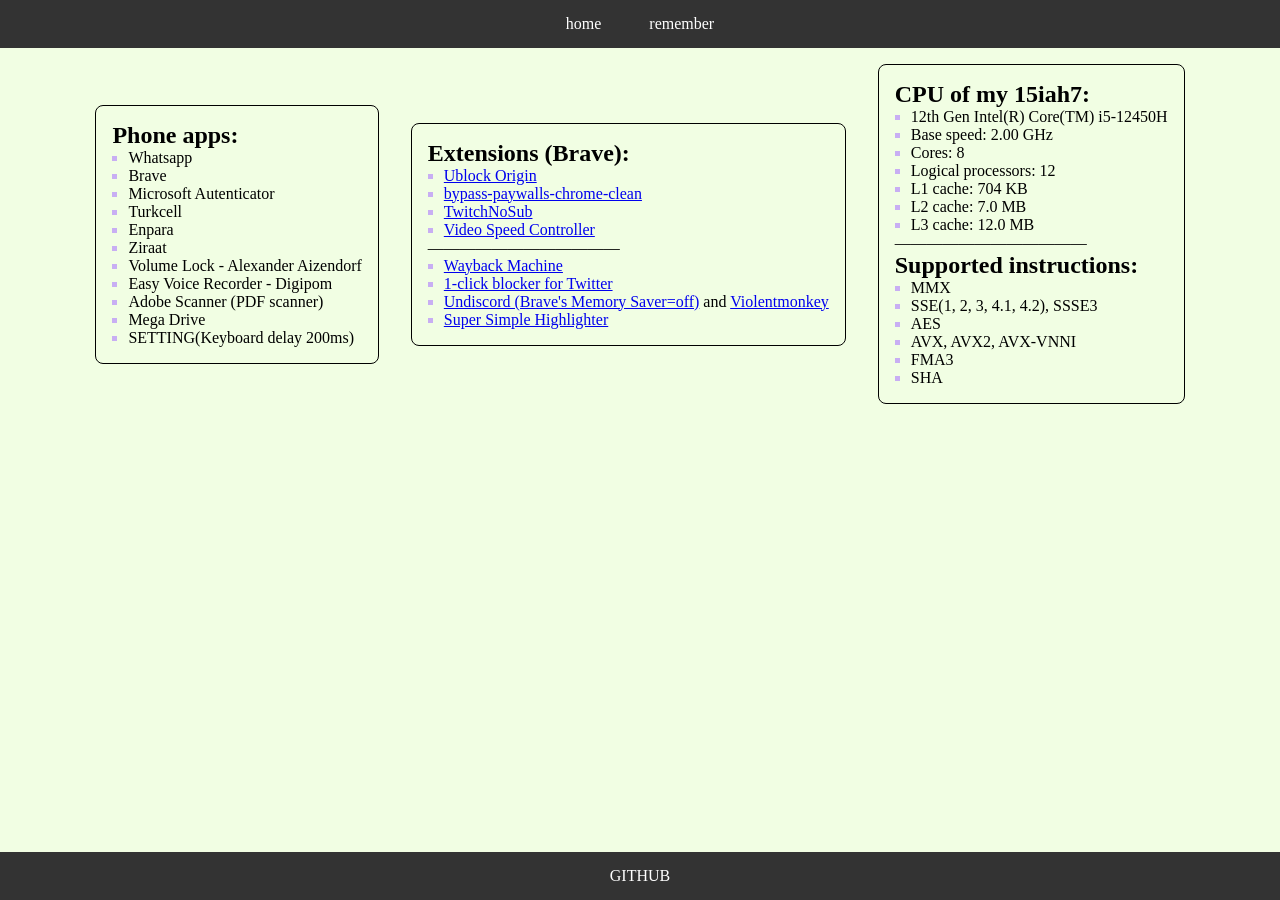
<file: remember/index.html>
<!DOCTYPE html>
<html lang="en">

<head>
    <meta charset="UTF-8">
    <meta name="viewport" content="width=device-width, initial-scale=1.0">
    <link rel="stylesheet" href="../style.css">

    <title>booo</title>
</head>

<body>
    <div class="page">
        <div class="header">
            <a class="link" href="../index.html">home</a>
            <a class="link" href=".">remember</a>
        </div>

        <div class="content">

            <div class="vertical">

                <div class="horizontal">

                    <div class="list_container">

                        <span class="list_title">Phone apps:<br></span>

                        <div class="vertical">
                            <div class="list_element">Whatsapp</div>
                            <div class="list_element">Brave</div>
                            <div class="list_element">Microsoft Autenticator</div>
                            <div class="list_element">Turkcell</div>
                            <div class="list_element">Enpara</div>
                            <div class="list_element">Ziraat</div>
                            <div class="list_element">Volume Lock - Alexander Aizendorf</div>
                            <div class="list_element">Easy Voice Recorder - Digipom</div>
                            <div class="list_element">Adobe Scanner (PDF scanner)</div>
                            <div class="list_element">Mega Drive</div>
                            <div class="list_element">SETTING(Keyboard delay 200ms)</div>
                        </div>

                    </div>

                    <div class="list_container">

                        <span class="list_title">Extensions (Brave):<br></span>

                        <div class="vertical">
                            <div class="list_element"><a href="https://ublockorigin.com/">Ublock Origin</a></div>
                            <div class="list_element"><a href="https://gitflic.ru/project/magnolia1234/bypass-paywalls-chrome-clean#installation">bypass-paywalls-chrome-clean</a></div>
                            <div class="list_element"><a href="https://github.com/besuper/TwitchNoSub">TwitchNoSub</a></div>
                            <div class="list_element"><a href="https://chromewebstore.google.com/detail/video-speed-controller/nffaoalbilbmmfgbnbgppjihopabppdk">Video Speed Controller</a></div>
                            <div>————————————</div>
                            <div class="list_element"><a href="https://chromewebstore.google.com/detail/wayback-machine/fpnmgdkabkmnadcjpehmlllkndpkmiak">Wayback Machine</a></div>
                            <div class="list_element"><a href="https://chromewebstore.google.com/detail/1-click-blocker-for-twitt/clhbjgbdocpldiobndgnlijdcmpppkhl">1-click blocker for Twitter</a></div>
                            <div class="list_element"><a href="https://github.com/victornpb/undiscord">Undiscord (Brave's Memory Saver=off)</a> and <a href="https://violentmonkey.github.io/">Violentmonkey</a></div>
                            <div class="list_element"><a href="https://chromewebstore.google.com/detail/super-simple-highlighter/hhlhjgianpocpoppaiihmlpgcoehlhio">Super Simple Highlighter</a></div>
                        </div>

                    </div>

                    <div class="list_container">

                        <span class="list_title">CPU of my 15iah7:<br></span>

                        <div class="vertical">
                            <div class="list_element">12th Gen Intel(R) Core(TM) i5-12450H</div>
                            <div class="list_element">Base speed:	2.00 GHz</div>
                            <div class="list_element">Cores:	8</div>
                            <div class="list_element">Logical processors:	12</div>
                            <div class="list_element">L1 cache:	704 KB</div>
                            <div class="list_element">L2 cache:	7.0 MB</div>
                            <div class="list_element">L3 cache:	12.0 MB</div>
                        </div>

                        <div>————————————</div>

                        <span class="list_title">Supported instructions:<br></span>

                        <div class="vertical">
                            <div class="list_element">MMX</div>
                            <div class="list_element">SSE(1, 2, 3, 4.1, 4.2), SSSE3</div>
                            <div class="list_element">AES</div>
                            <div class="list_element">AVX, AVX2, AVX-VNNI</div>
                            <div class="list_element">FMA3</div>
                            <div class="list_element">SHA</div>
                        </div>

                    </div>

                </div>

            </div>

        </div>

        <div class="footer">
            <a class="link" href="https://github.com/onuralp-t/onuralp-t.github.io">GITHUB</a></div>
    </div>
</body>

</html>
</file>
<file: assets/style.css>
:root {
  --font-sans: -apple-system, BlinkMacSystemFont, "Segoe UI", Roboto, "Helvetica Neue", Arial, sans-serif;
  --font-mono: ui-monospace, "Cascadia Code", "Source Code Pro", Menlo, Consolas, monospace;

  /* Fixed Black, Off-White, and Gray Pastel Palette */
  --bg-primary: #0e0e10;
  --bg-secondary: #161619;
  --bg-tertiary: #202024;
  --text-primary: #f2f2f4;
  --text-secondary: #c8c8cc;
  --text-link: #ffc4f9;
  --text-muted: #828288;
  --border-color: #26262a;
  --border-subtle: #1c1c20;

  /* Subtle Gray Pastel Accents */
  --pastel-gray-bg: #1c1e22;
  --pastel-gray-text: #b0b4bc;
  --pastel-gray-border: #2c3038;

  --active-bg: #222429;
  --active-text: #f5f5f7;

  --radius-sm: 4px;
  --radius-md: 6px;
}

* {
  box-sizing: border-box;
  margin: 0;
  padding: 0;
}

html {
  font-family: var(--font-sans);
  background-color: var(--bg-primary);
  color: var(--text-primary);
  line-height: 1.65;
  scroll-behavior: smooth;
  text-rendering: optimizeLegibility;
  -webkit-font-smoothing: antialiased;
}

body {
  min-height: 100vh;
}

a {
  color: inherit;
  text-decoration: none;
  transition: opacity 0.15s ease;
}

a:hover {
  opacity: 0.75;
}

/* 3-Column Desktop Layout */
.layout-container {
  max-width: 1400px;
  margin: 0 auto;
  padding: 2.5rem 2rem;
  display: grid;
  grid-template-columns: 240px minmax(0, 780px) 240px;
  gap: 3rem;
  align-items: start;
}

/* Left Sidebar: Articles List */
.sidebar-articles {
  position: sticky;
  top: 2.5rem;
  display: flex;
  flex-direction: column;
  gap: 1.5rem;
  max-height: calc(100vh - 4rem);
  overflow-y: auto;
  padding-right: 0.5rem;
}

.site-title {
  font-size: 1.25rem;
  font-weight: 700;
  letter-spacing: -0.02em;
}

.filter-input {
  width: 100%;
  padding: 0.5rem 0.75rem;
  background-color: var(--bg-secondary);
  border: 1px solid var(--border-color);
  border-radius: var(--radius-sm);
  color: var(--text-primary);
  font-size: 0.85rem;
  font-family: inherit;
  outline: none;
  transition: border-color 0.15s ease;
}

.filter-input:focus {
  border-color: var(--text-muted);
}

.sidebar-heading {
  font-size: 0.75rem;
  font-weight: 600;
  text-transform: uppercase;
  letter-spacing: 0.08em;
  color: var(--text-muted);
  margin-bottom: 0.5rem;
}

.article-list {
  list-style: none;
  display: flex;
  flex-direction: column;
  gap: 0.35rem;
}

.article-list-item {
  display: flex;
  align-items: flex-start;
  gap: 0.55rem;
  font-size: 0.88rem;
  padding: 0.4rem 0.5rem;
  border-radius: var(--radius-sm);
  transition: background-color 0.15s ease;
}

.article-list-item:hover {
  background-color: var(--bg-secondary);
}

.article-list-item.active {
  background-color: var(--active-bg);
  color: var(--active-text);
  font-weight: 500;
}

.order-badge {
  font-family: var(--font-mono);
  font-size: 0.75rem;
  color: var(--pastel-gray-text);
  background-color: var(--pastel-gray-bg);
  border: 1px solid var(--pastel-gray-border);
  padding: 0.1rem 0.35rem;
  border-radius: 3px;
  margin-top: 0.15rem;
  flex-shrink: 0;
}

.article-list-link {
  white-space: normal;
  overflow-wrap: break-word;
  word-break: break-word;
  line-height: 1.4;
}

/* Center Stream: Articles */
.main-stream {
  min-width: 0;
  display: flex;
  flex-direction: column;
  gap: 4.5rem;
}

.article-card {
  padding-bottom: 3.5rem;
  border-bottom: 1px solid var(--border-color);
  scroll-margin-top: 2.5rem;
}

.article-card:last-child {
  border-bottom: none;
}

/* Typography & Heading Anchors */
.article-body {
  font-size: 1rem;
  line-height: 1.7;
  color: var(--text-secondary);
}

.article-body h1,
.article-body h2,
.article-body h3 {
  color: var(--text-primary);
  position: relative;
  scroll-margin-top: 2.5rem;
}

.article-body h1 {
  font-size: 1.75rem;
  font-weight: 700;
  line-height: 1.3;
  margin-bottom: 1.25rem;
  letter-spacing: -0.02em;
}

.article-body h2 {
  font-size: 1.35rem;
  font-weight: 600;
  line-height: 1.35;
  margin-top: 2.25rem;
  margin-bottom: 0.75rem;
  letter-spacing: -0.015em;
}

.article-body h3 {
  font-size: 1.1rem;
  font-weight: 600;
  margin-top: 1.75rem;
  margin-bottom: 0.5rem;
}

.article-body p {
  margin-bottom: 1.25rem;
}

.article-body ul,
.article-body ol {
  margin-bottom: 1.25rem;
  padding-left: 1.5rem;
}

.article-body li {
  margin-bottom: 0.35rem;
}

.article-body a {
    color: var(--text-link);
}

.article-body blockquote {
  border-left: 2px solid var(--text-muted);
  background-color: var(--bg-secondary);
  padding: 0.75rem 1.25rem;
  margin-bottom: 1.25rem;
  border-radius: 0 var(--radius-sm) var(--radius-sm) 0;
  font-style: italic;
}

.article-body code {
  font-family: var(--font-mono);
  font-size: 0.85em;
  background-color: var(--bg-secondary);
  border: 1px solid var(--border-color);
  padding: 0.1em 0.35em;
  border-radius: 3px;
}

.article-body pre {
  background-color: var(--bg-secondary);
  border: 1px solid var(--border-color);
  border-radius: var(--radius-sm);
  padding: 1rem;
  overflow-x: auto;
  margin-bottom: 1.25rem;
}

.article-body pre code {
  background: transparent;
  border: none;
  padding: 0;
}

/* Let highlight.js theme colors through, keep our container style */
.article-body pre code.hljs {
  background: transparent;
  padding: 0;
}

/* Code block copy button */
.article-body pre {
  position: relative;
}

.article-body pre {
    scrollbar-width: thin;
    scrollbar-color: #3f3f46 transparent;
}

.code-copy-btn {
  position: absolute;
  top: 0.5rem;
  right: 0.5rem;
  padding: 0.2rem 0.5rem;
  font-size: 0.75rem;
  font-family: var(--font-sans);
  color: var(--text-muted);
  background-color: var(--bg-tertiary);
  border: 1px solid var(--border-color);
  border-radius: var(--radius-sm);
  cursor: pointer;
  opacity: 1;
  transition: opacity 0.15s ease, color 0.15s ease, background-color 0.15s ease;
  z-index: 1;
}

.code-copy-btn:hover {
  color: var(--text-primary);
  background-color: var(--active-bg);
}

/* Search highlight */
mark.search-highlight {
  background-color: rgba(255, 213, 79, 0.3);
  color: inherit;
  border-radius: 2px;
  padding: 0 1px;
}

/* Substack-Style Centered Figures & Images */
.article-body figure.article-figure {
  margin: 2.5rem auto;
  display: flex;
  flex-direction: column;
  align-items: center;
  justify-content: center;
  text-align: center;
  width: 100%;
}

.article-body figure.article-figure img,
.article-body img {
  display: block;
  max-width: 100%;
  height: auto;
  margin: 0 auto;
  border-radius: var(--radius-md);
  border: 1px solid var(--border-color);
  background-color: var(--bg-secondary);
  box-shadow: 0 4px 16px rgba(0, 0, 0, 0.4);
}

.article-body figcaption.image-caption {
  margin-top: 0.75rem;
  font-size: 0.82rem;
  color: var(--text-muted);
  text-align: center;
  line-height: 1.4;
  max-width: 90%;
}

/* Heading Anchor (Section Symbol §) */
.heading-anchor {
  opacity: 0;
  position: absolute;
  left: -1.35em;
  padding-right: 0.25em;
  color: var(--text-muted);
  cursor: pointer;
  font-weight: normal;
  user-select: none;
  transition: opacity 0.15s ease, color 0.15s ease;
}

h1:hover .heading-anchor,
h2:hover .heading-anchor,
h3:hover .heading-anchor {
  opacity: 1;
}

.heading-anchor:hover {
  color: var(--text-primary);
  opacity: 1;
}

/* Right Sidebar: Active Article Outline */
.sidebar-outline {
  position: sticky;
  top: 2.5rem;
  display: flex;
  flex-direction: column;
  gap: 0.75rem;
  max-height: calc(100vh - 4rem);
  overflow-y: auto;
  padding-right: 0.5rem;
}

.outline-container {
  display: flex;
  flex-direction: column;
  gap: 0.35rem;
}

.article-outline-block {
  display: none;
  flex-direction: column;
  gap: 0.3rem;
}

.article-outline-block.active {
  display: flex;
}

.outline-item {
  display: flex;
  align-items: flex-start;
  justify-content: space-between;
  gap: 0.4rem;
  font-size: 0.83rem;
  line-height: 1.4;
  padding: 0.2rem 0.35rem;
  border-radius: var(--radius-sm);
}

.outline-item.level-1 {
  font-weight: 600;
  color: var(--text-primary);
  margin-top: 0.25rem;
}

.outline-item.level-2 {
  padding-left: 0.75rem;
  color: var(--text-secondary);
}

.outline-item.level-3 {
  padding-left: 1.5rem;
  color: var(--text-muted);
  font-size: 0.78rem;
}

.outline-link {
  white-space: normal;
  overflow-wrap: break-word;
  word-break: break-word;
  line-height: 1.35;
  flex-grow: 1;
}

.outline-link:hover {
  color: var(--text-primary);
}

.outline-copy-btn {
  background: transparent;
  border: none;
  color: var(--text-muted);
  cursor: pointer;
  padding: 0.1rem 0.25rem;
  font-size: 0.85rem;
  border-radius: 3px;
  line-height: 1;
  opacity: 0;
  margin-top: 0.15rem;
  flex-shrink: 0;
  transition: opacity 0.15s ease, color 0.15s ease;
}

.outline-item:hover .outline-copy-btn {
  opacity: 0.8;
}

.outline-copy-btn:hover {
  opacity: 1;
  color: var(--text-primary);
  background-color: var(--bg-tertiary);
}

/* Toast Notification for URL Copied */
#toast {
  position: fixed;
  bottom: 2rem;
  right: 2rem;
  padding: 0.5rem 0.9rem;
  background-color: var(--text-primary);
  color: var(--bg-primary);
  font-size: 0.8rem;
  font-family: var(--font-sans);
  border-radius: var(--radius-sm);
  opacity: 0;
  transform: translateY(6px);
  transition: opacity 0.2s ease, transform 0.2s ease;
  pointer-events: none;
  z-index: 1000;
}

#toast.show {
  opacity: 1;
  transform: translateY(0);
}

/* Responsive Rules */
@media (max-width: 1100px) {
  .layout-container {
    grid-template-columns: 220px 1fr;
    gap: 2rem;
  }
  .sidebar-outline {
    display: none;
  }
}

@media (max-width: 768px) {
  .layout-container {
    grid-template-columns: 1fr;
    gap: 2rem;
    padding: 1.5rem 1rem;
  }
  .sidebar-articles {
    position: static;
    max-height: none;
    border-bottom: 1px solid var(--border-color);
    padding-bottom: 1.5rem;
  }
}
</file>
<file: style.css>
html,
body {
    padding: 0;
    margin: 0;
}

/* ############################################################ */
.page {
    display: flex;
    flex-direction: column;
    min-height: 100dvh;
}

.content {
    flex: 1;
    /* to move footer to bottom of page by filling middle */
}

.header {
    display: flex;
    flex-direction: row;

    justify-content: center;
    align-items: center;
}

.footer {
    display: flex;
    flex-direction: row;

    justify-content: center;
    align-items: center;
}

/* ############################################################ */

.vertical {
    display: flex;
    flex-direction: column;
}

.horizontal {
    display: flex;
    flex-direction: row;

    justify-content: center;
    align-items: center;
}

/* ############################################################ */
.header {
    background-color: #333;
}

.footer {
    background-color: #333;
}

.content {
    background-color: rgb(241, 254, 227);
}

.link {
    color: white;
}

.link:hover {
    color: #ffabab;
}

.link:active {
    color: #ff7777;
}

.list_element::marker{
    color: #c8aef3;
}

.list_container {
    border-color: black;
}

/* ############################################################ */

.header {
    block-size: 1rem;
    padding-top: 1rem;
    padding-bottom: 1rem;
    padding-right: 3rem;
    padding-left: 3rem;
}

.footer {
    block-size: 1rem;
    padding-top: 1rem;
    padding-bottom: 1rem;
    padding-right: 3rem;
    padding-left: 3rem;
}

.header .link,
.footer .link {
    margin: 0.5rem;
    padding-left: 1rem;
    padding-right: 1rem;
}

/* ############################################################ */

.link {
    text-decoration: none;
    transition: color 0.5s ease;
}

.list_title {
    font-size: 1.5rem;
    font-weight: bolder;
}

.list_element {
    margin-left: 1rem;
    display: list-item;
    list-style-type: square;
}

.list_container {
    border-style: solid;
    border-width: 0.1rem;
    border-radius: 0.5rem;
    padding: 1rem;
    margin: 1rem;
}
</file>
<file: assets/highlight-dark.min.css>
pre code.hljs{display:block;overflow-x:auto;padding:1em}code.hljs{padding:3px 5px}/*!
  Theme: GitHub Dark
  Description: Dark theme as seen on github.com
  Author: github.com
  Maintainer: @Hirse
  Updated: 2021-05-15

  Outdated base version: https://github.com/primer/github-syntax-dark
  Current colors taken from GitHub's CSS
*/.hljs{color:#c9d1d9;background:#0d1117}.hljs-doctag,.hljs-keyword,.hljs-meta .hljs-keyword,.hljs-template-tag,.hljs-template-variable,.hljs-type,.hljs-variable.language_{color:#ff7b72}.hljs-title,.hljs-title.class_,.hljs-title.class_.inherited__,.hljs-title.function_{color:#d2a8ff}.hljs-attr,.hljs-attribute,.hljs-literal,.hljs-meta,.hljs-number,.hljs-operator,.hljs-selector-attr,.hljs-selector-class,.hljs-selector-id,.hljs-variable{color:#79c0ff}.hljs-meta .hljs-string,.hljs-regexp,.hljs-string{color:#a5d6ff}.hljs-built_in,.hljs-symbol{color:#ffa657}.hljs-code,.hljs-comment,.hljs-formula{color:#8b949e}.hljs-name,.hljs-quote,.hljs-selector-pseudo,.hljs-selector-tag{color:#7ee787}.hljs-subst{color:#c9d1d9}.hljs-section{color:#1f6feb;font-weight:700}.hljs-bullet{color:#f2cc60}.hljs-emphasis{color:#c9d1d9;font-style:italic}.hljs-strong{color:#c9d1d9;font-weight:700}.hljs-addition{color:#aff5b4;background-color:#033a16}.hljs-deletion{color:#ffdcd7;background-color:#67060c}
</file>
